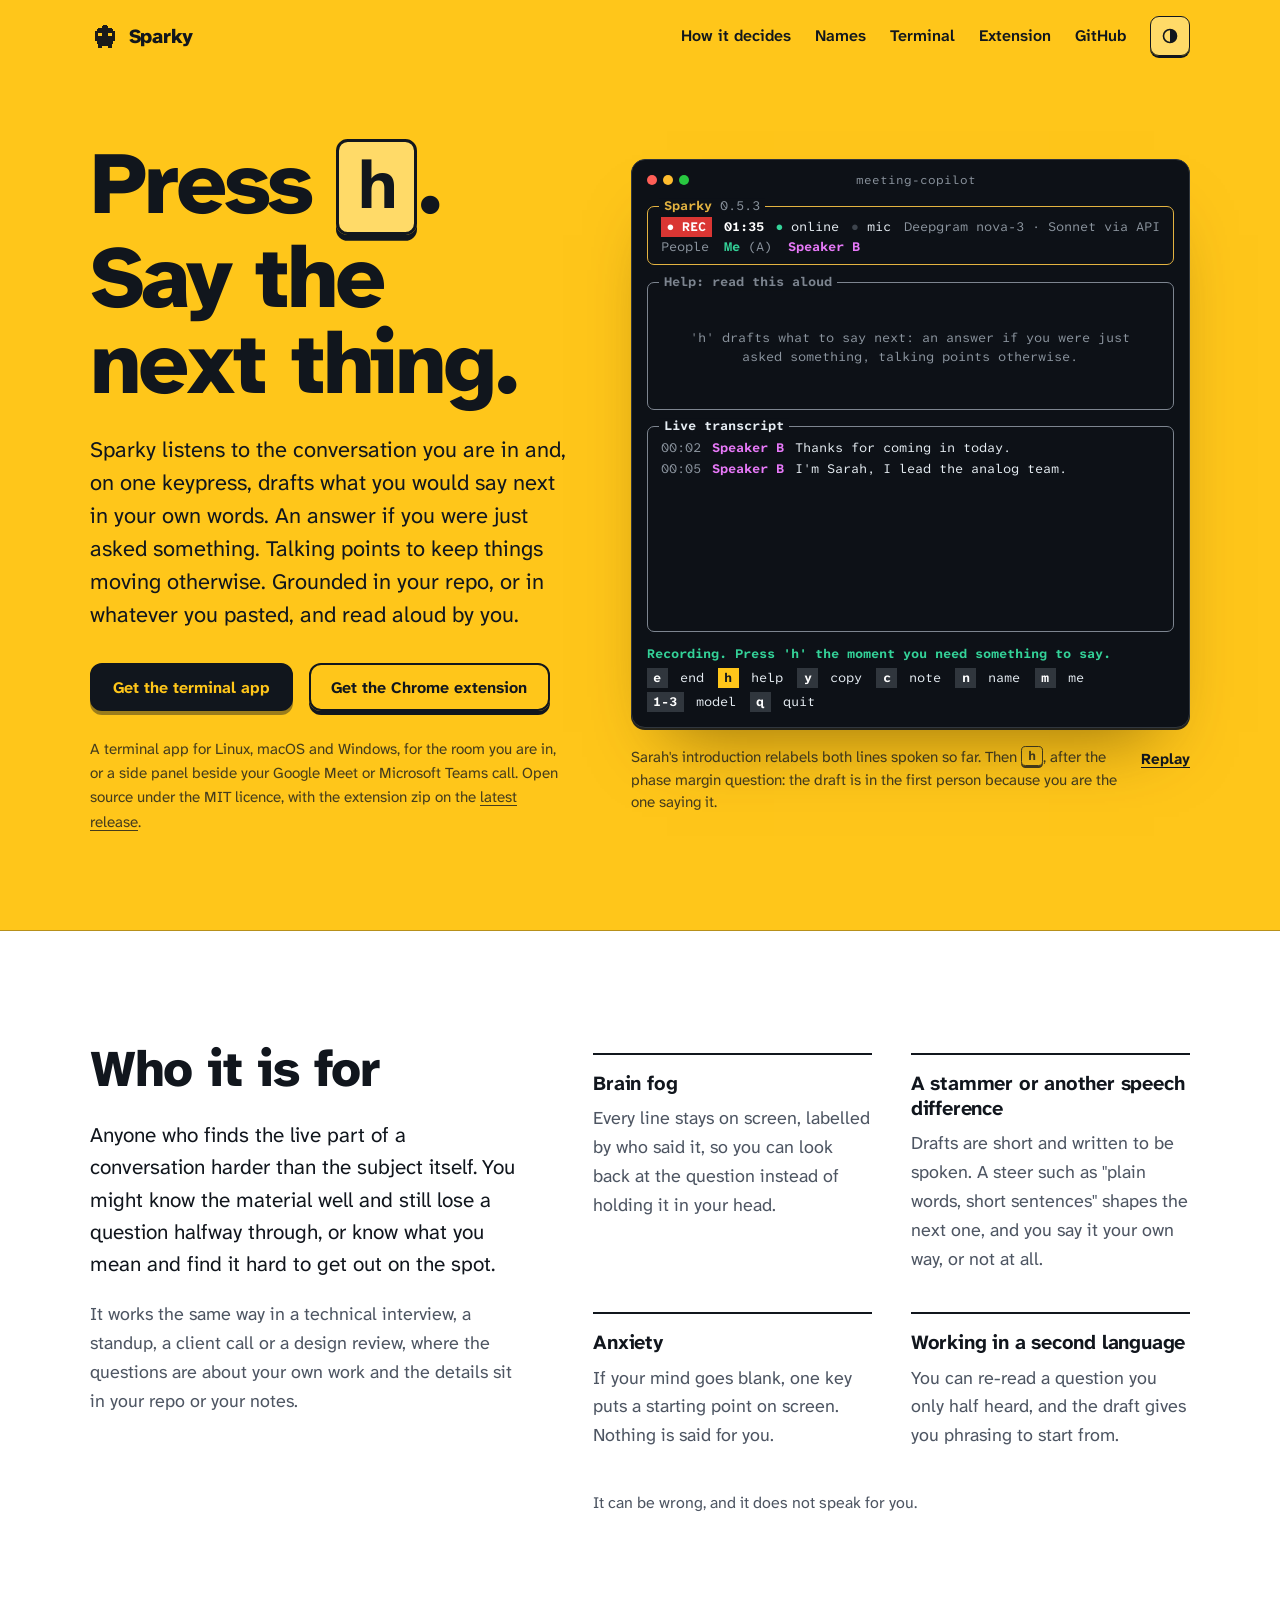
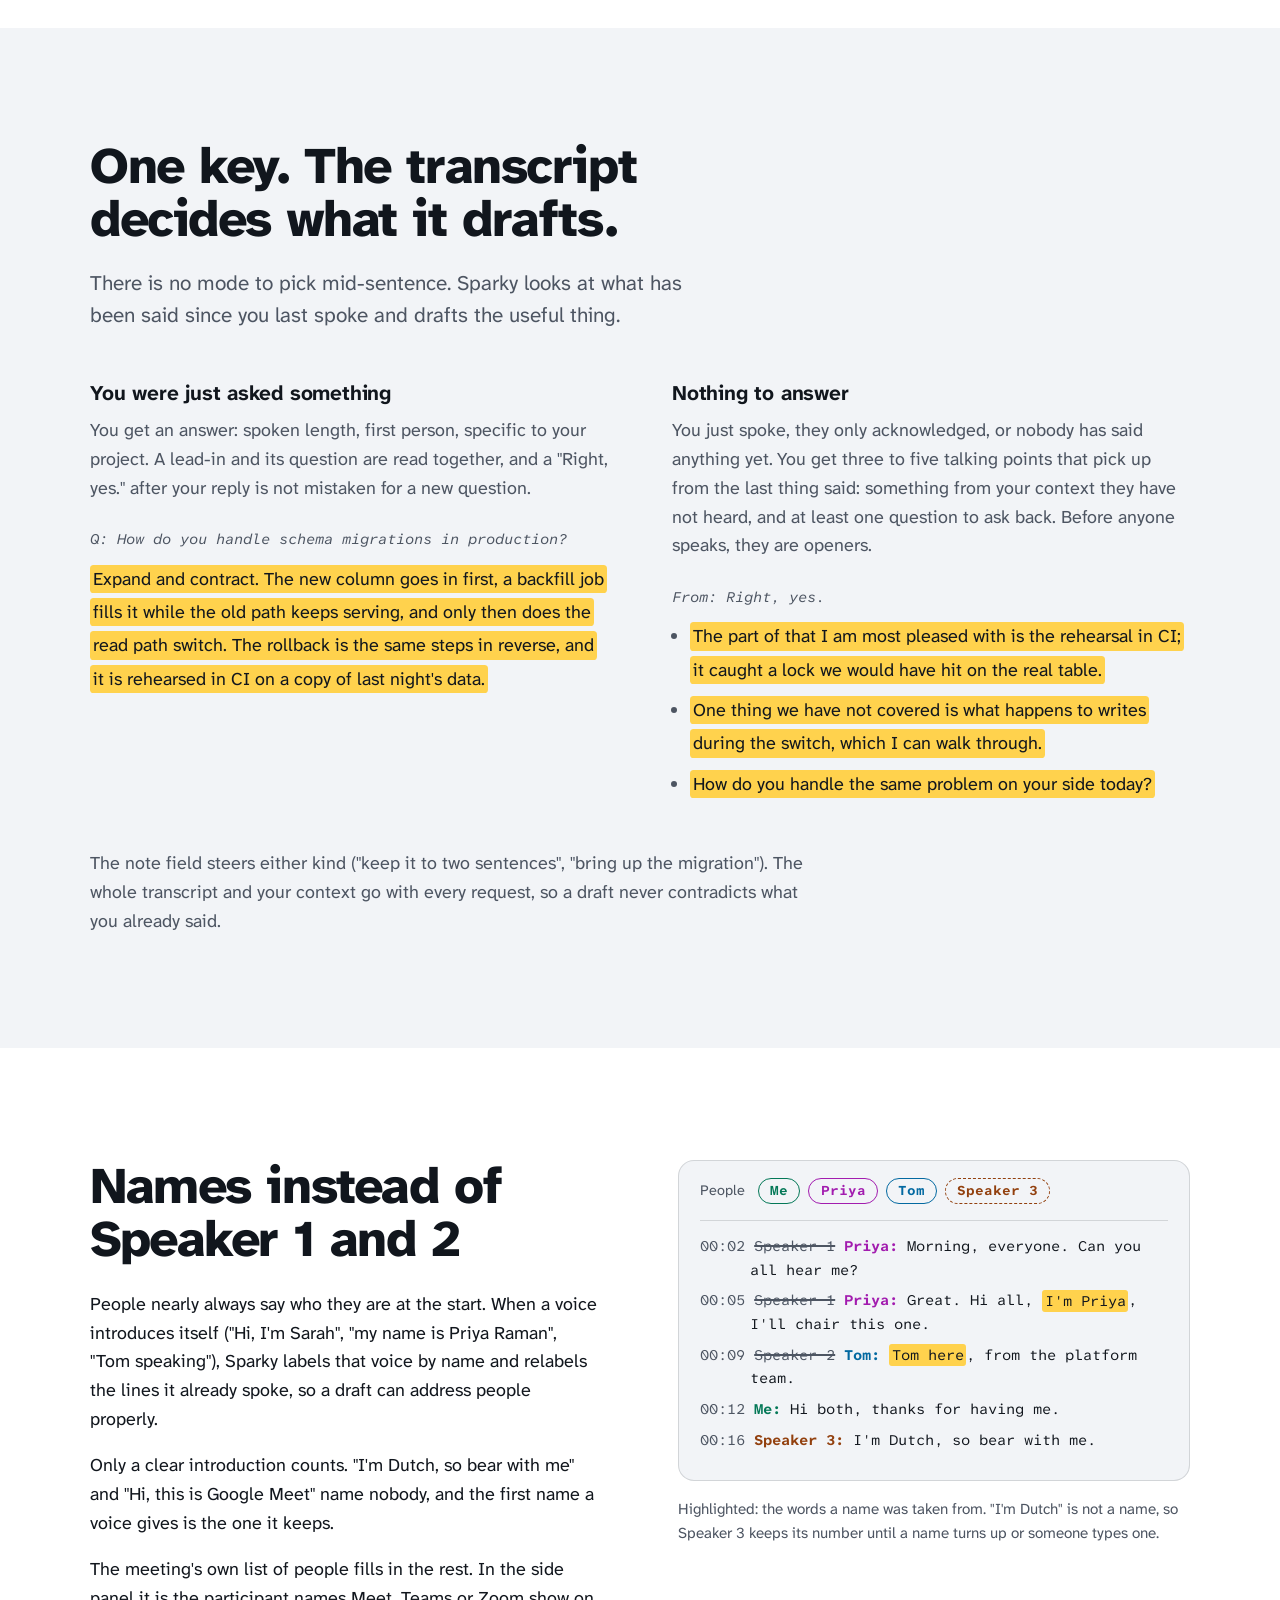
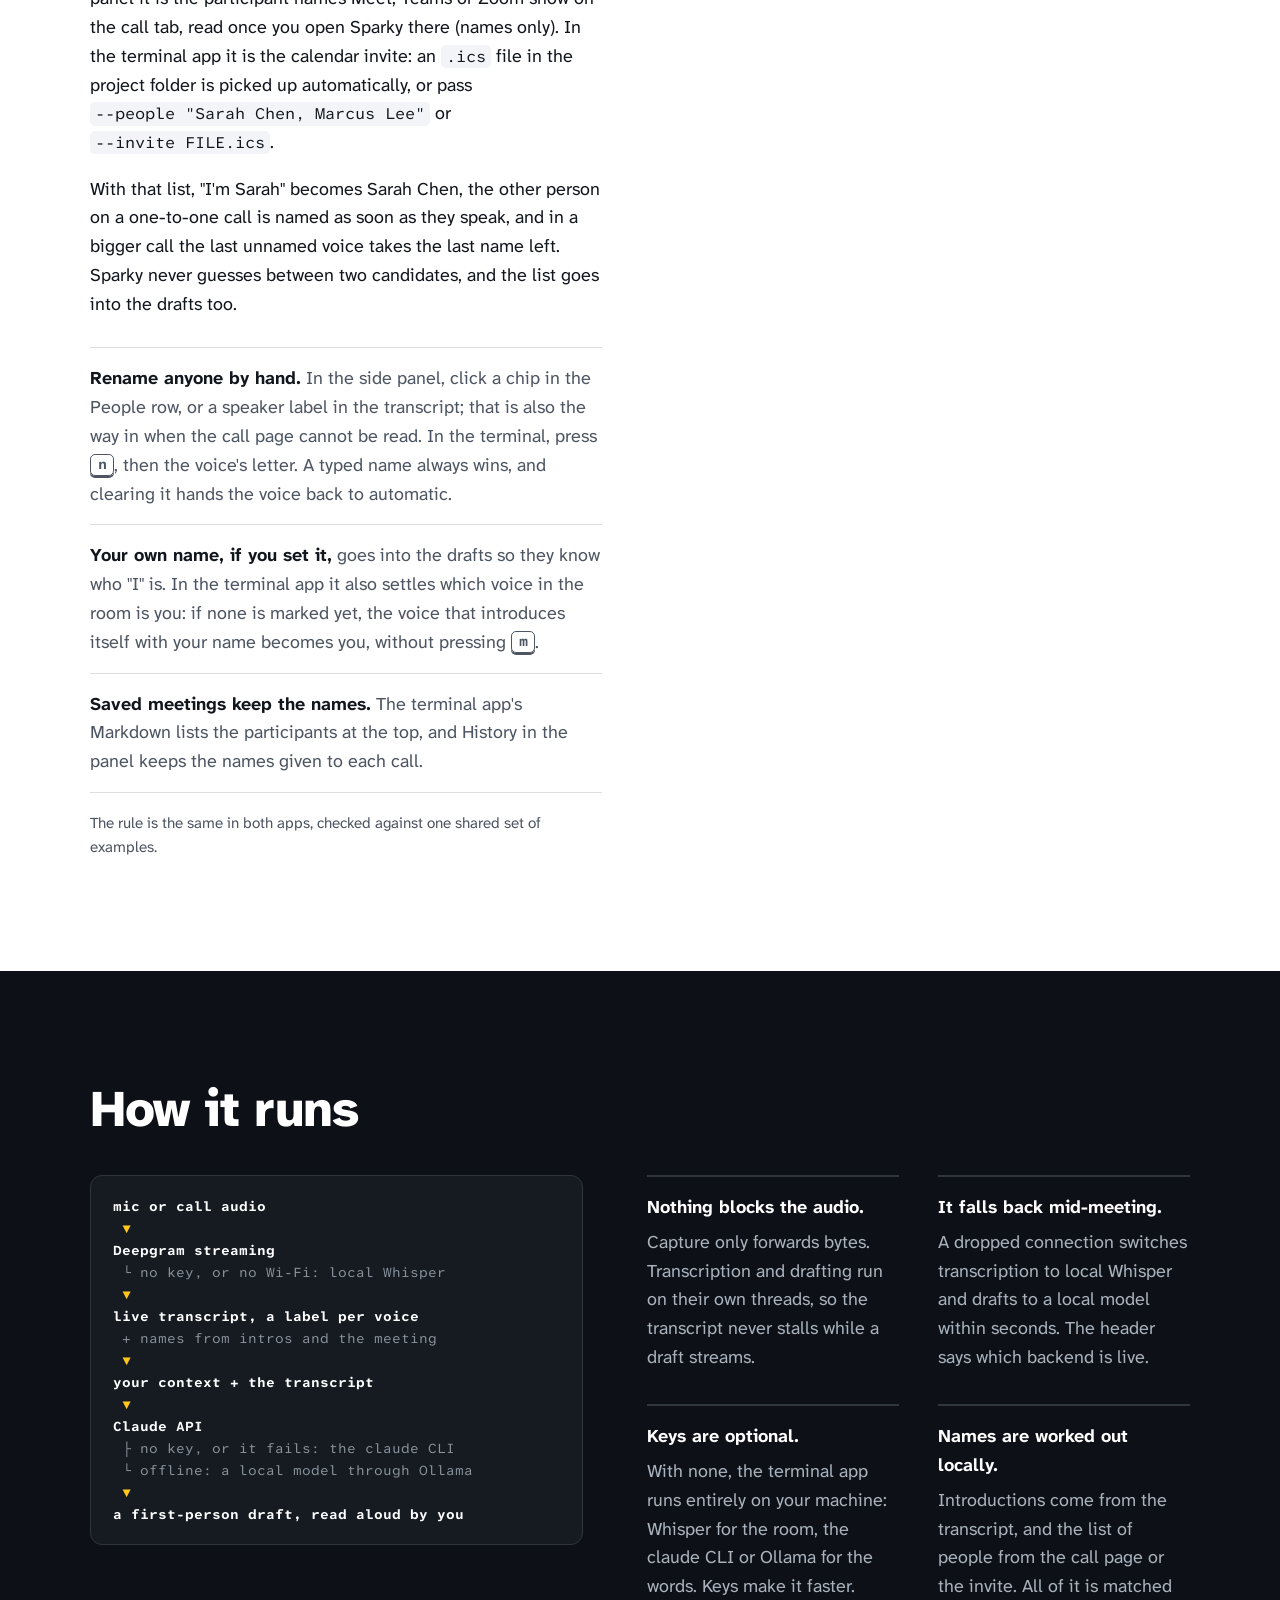
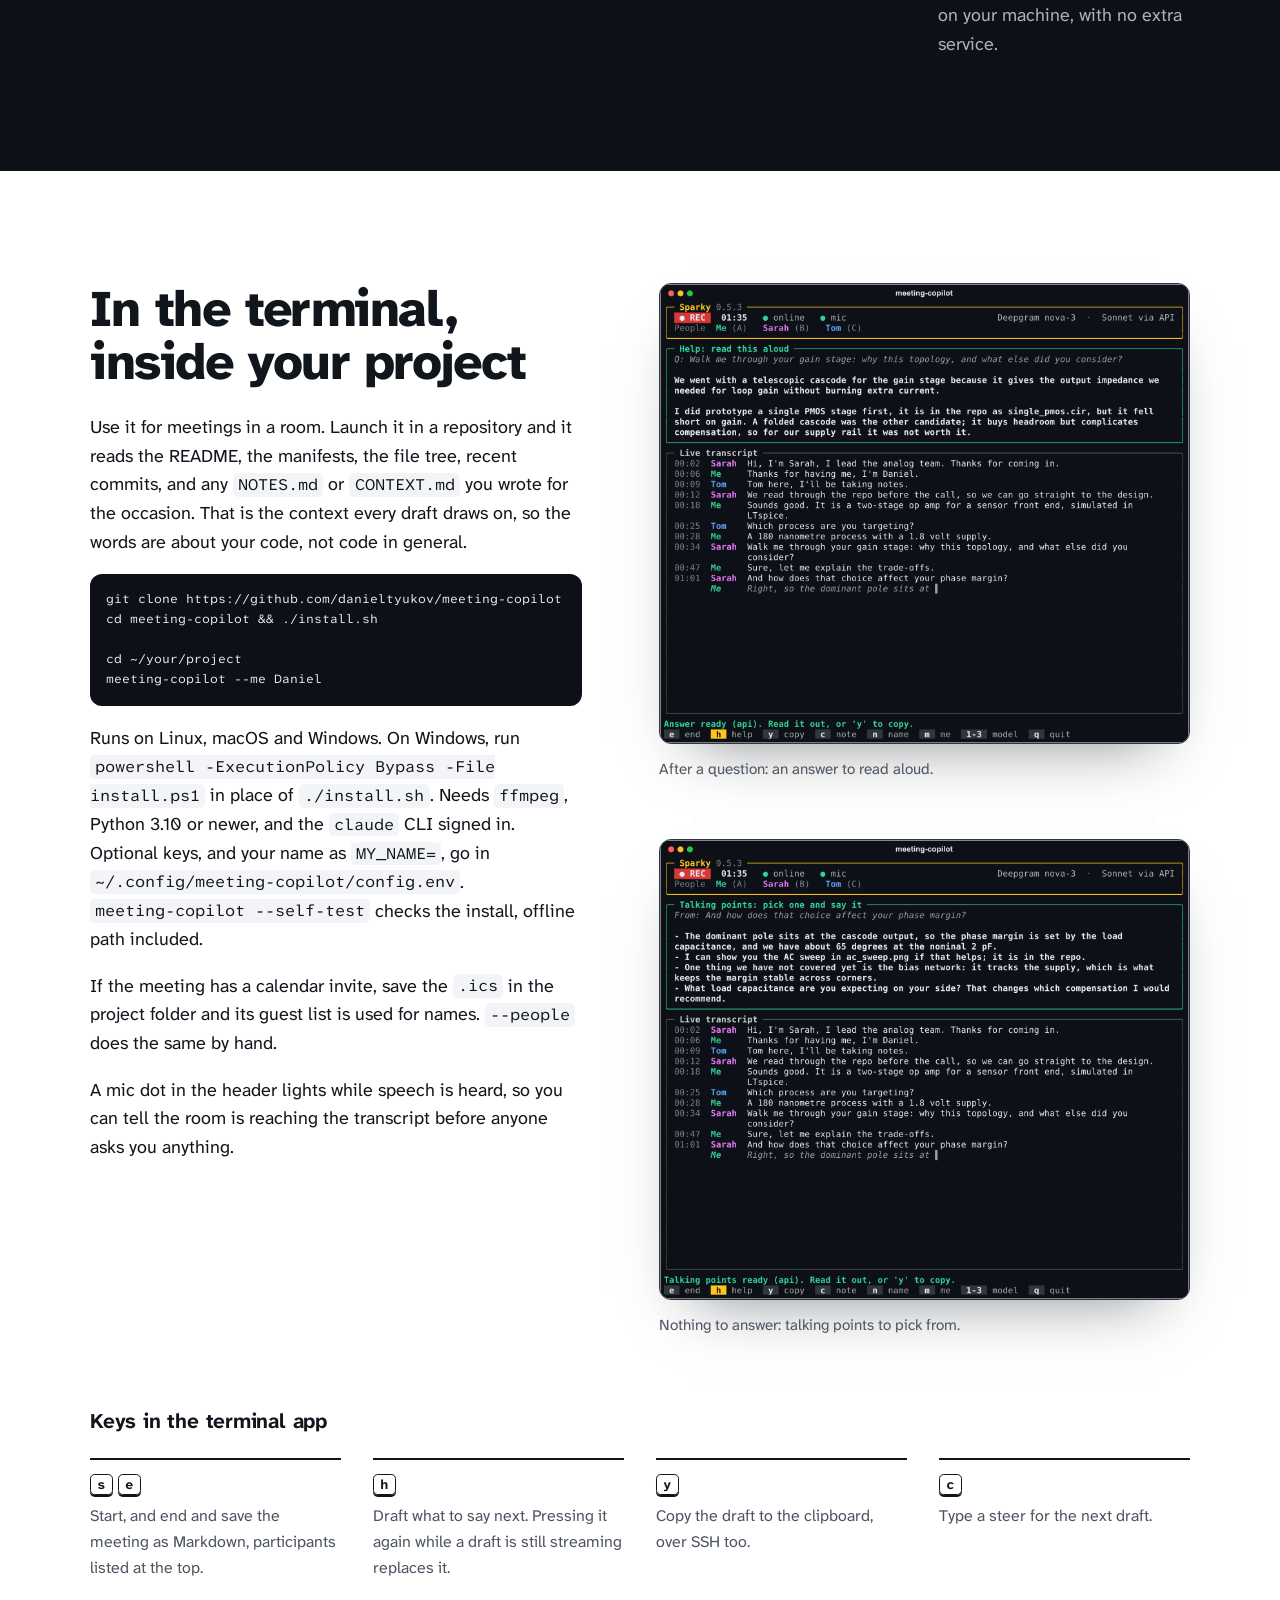
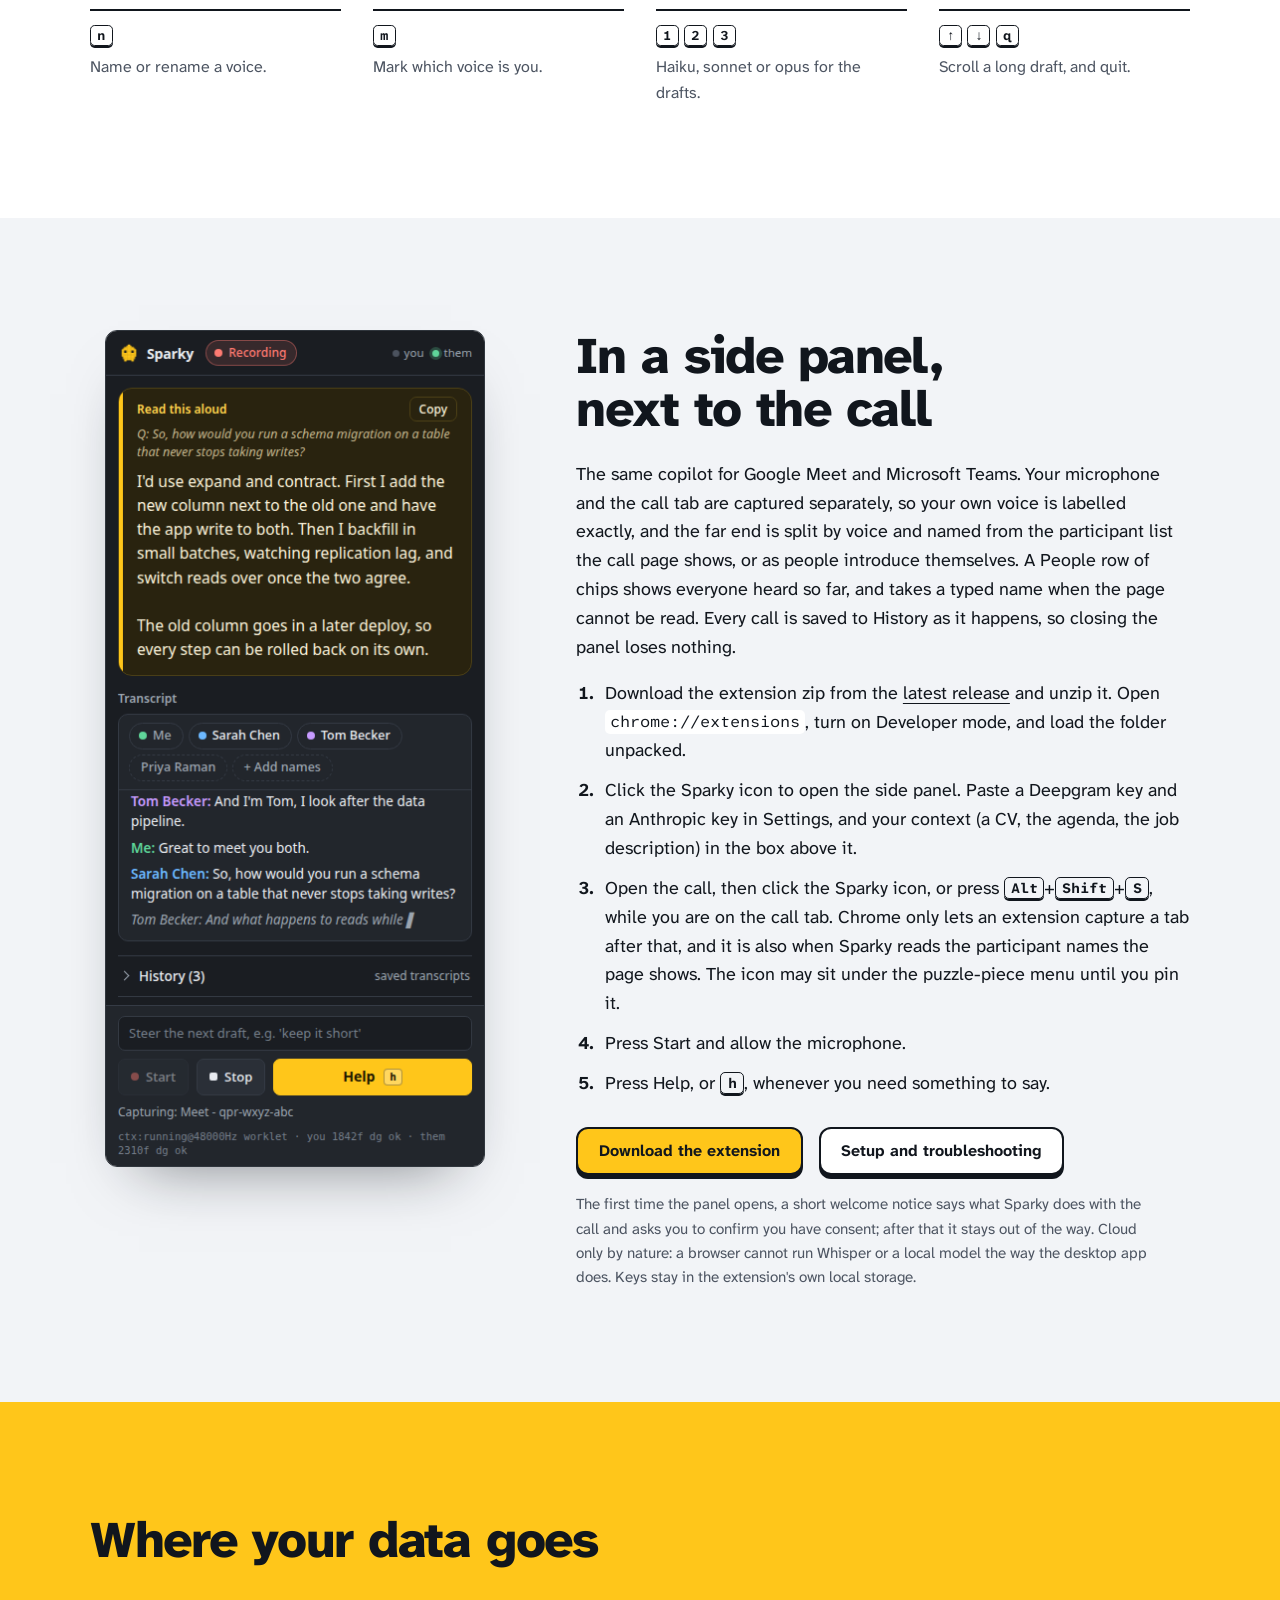
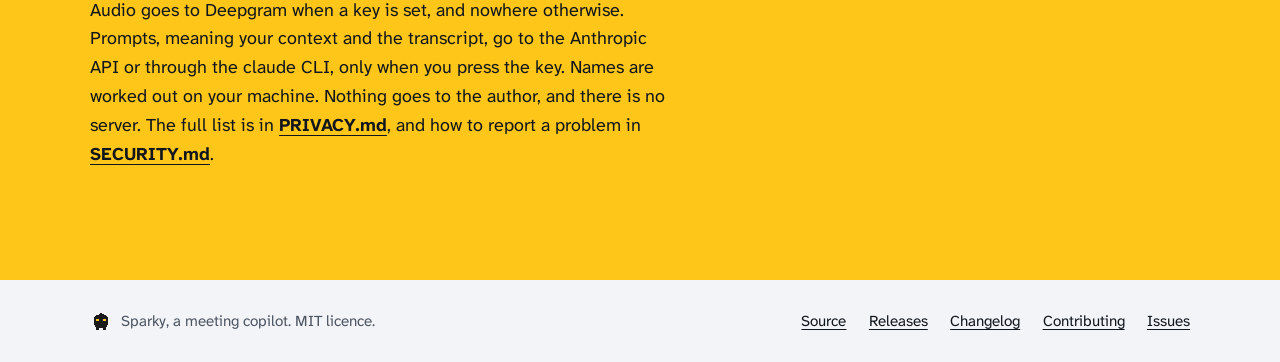
<file: site/index.html>
<!doctype html>
<html lang="en">
<head>
  <meta charset="utf-8">
  <meta name="viewport" content="width=device-width, initial-scale=1">
  <title>Sparky, a meeting copilot</title>
  <meta name="description" content="Sparky is a meeting copilot for the conversations you are in. It transcribes the room or the call live, labels people by name once they introduce themselves, and on one keypress drafts what you would say next in the first person: an answer if you were just asked something, talking points otherwise. Terminal app and Chrome side panel.">
  <meta name="theme-color" content="#FFC61A">
  <meta name="color-scheme" content="light dark">
  <meta property="og:title" content="Sparky, a meeting copilot">
  <meta property="og:description" content="Live transcript of the conversation you are in, with people labelled by name, and on one keypress a first-person draft of what to say next, grounded in your own context. Terminal app and Chrome side panel.">
  <meta property="og:image" content="https://danieltyukov.github.io/meeting-copilot/assets/logo.png">
  <meta property="og:url" content="https://danieltyukov.github.io/meeting-copilot/">
  <link rel="canonical" href="https://danieltyukov.github.io/meeting-copilot/">
  <link rel="icon" href="assets/icon.svg" type="image/svg+xml">
  <link rel="icon" href="assets/icon48.png" type="image/png" sizes="48x48">
  <script>
    // A theme picked with the header button wins over the system setting. Set
    // before first paint so the page never flashes the other theme.
    try {
      var saved = localStorage.getItem("sparky-theme");
      if (saved === "light" || saved === "dark") document.documentElement.setAttribute("data-theme", saved);
    } catch (e) {}
  </script>
  <link rel="preconnect" href="https://fonts.googleapis.com">
  <link rel="preconnect" href="https://fonts.gstatic.com" crossorigin>
  <link rel="stylesheet" href="https://fonts.googleapis.com/css2?family=Atkinson+Hyperlegible+Mono:ital,wght@0,400..700;1,400..700&family=Atkinson+Hyperlegible+Next:ital,wght@0,400..800;1,400..800&display=swap">
  <link rel="stylesheet" href="style.css">
</head>
<body>
  <a class="skip" href="#main">Skip to content</a>

  <header class="top">
    <div class="wrap top-inner">
      <a class="brand" href="#main" aria-label="Sparky, home">
        <img class="mark-light" src="assets/budgie-ink.svg" width="30" height="30" alt="">
        <img class="mark-dark" src="assets/icon.svg" width="30" height="30" alt="">
        <span>Sparky</span>
      </a>
      <nav aria-label="Site">
        <a href="#decides">How it decides</a>
        <a href="#names">Names</a>
        <a href="#terminal">Terminal</a>
        <a href="#extension">Extension</a>
        <a href="https://github.com/danieltyukov/meeting-copilot">GitHub</a>
        <button class="theme" id="theme" type="button" hidden>
          <svg viewBox="0 0 20 20" width="18" height="18" aria-hidden="true" focusable="false"><circle cx="10" cy="10" r="7.25" fill="none" stroke="currentColor" stroke-width="1.8"/><path d="M10 2.75a7.25 7.25 0 0 1 0 14.5z" fill="currentColor"/></svg>
          <span class="visually-hidden" id="theme-label">Switch theme</span>
        </button>
      </nav>
    </div>
  </header>

  <main id="main">
    <section class="hero" aria-labelledby="headline">
      <div class="wrap hero-grid">
        <div class="hero-copy">
          <h1 id="headline"><span class="nobr">Press <kbd class="cap" id="cap">h</kbd>.</span> <span class="nobr">Say the</span> <span class="nobr">next thing.</span></h1>
          <p class="lede">
            Sparky listens to the conversation you are in and, on one keypress, drafts what
            you would say next in your own words. An answer if you were just asked something.
            Talking points to keep things moving otherwise. Grounded in your repo, or in
            whatever you pasted, and read aloud by you.
          </p>
          <p class="actions">
            <a class="btn btn-primary" href="#terminal">Get the terminal app</a>
            <a class="btn" href="#extension">Get the Chrome extension</a>
          </p>
          <p class="fine">
            A terminal app for Linux, macOS and Windows, for the room you are in, or a side panel beside your Google Meet
            or Microsoft Teams call. Open source under the MIT licence, with the extension zip on the
            <a href="https://github.com/danieltyukov/meeting-copilot/releases/latest">latest release</a>.
          </p>
        </div>

        <!--
          The one moving thing on the page: the product, doing its job, drawn the
          way the terminal app draws it (draft box above the transcript). The
          markup is the final frame, which is what reduced motion and no
          JavaScript show. The script rewinds it and plays it once, when it
          scrolls into view: lines arrive, an introduction relabels both lines
          from that voice, then h is pressed and the draft streams in.
        -->
        <figure class="demo">
          <div class="term" id="demo" role="img" aria-label="The terminal app during a design review. The other voice is labelled Sarah, a name taken from the introduction. After the question about phase margin, the draft box holds a first-person answer to read aloud.">
            <div class="term-bar" aria-hidden="true"><span></span><span></span><span></span><b>meeting-copilot</b></div>
            <div class="tp tp-head">
              <span class="tp-title"><b>Sparky</b> 0.5.3</span>
              <div class="head-row">
                <span class="head-left">
                  <span class="rec">&#9679; REC</span>
                  <b class="clock">01:35</b>
                  <span><i class="dot on">&#9679;</i> online</span>
                  <span class="mic is-on" id="mic"><i class="dot">&#9679;</i> mic</span>
                </span>
                <span class="head-right">Deepgram nova-3 &middot; Sonnet via API</span>
              </div>
              <p class="people-row"><span class="dim">People</span> <span><b class="spk-me">Me</b> <span class="dim">(A)</span></span> <span><b class="spk-b" data-was="Speaker B">Sarah</b> <span class="dim letter">(B)</span></span></p>
            </div>
            <div class="tp tp-help is-done" id="help">
              <span class="tp-title">Help: read this aloud</span>
              <div class="help-stack">
                <p class="help-idle">'h' drafts what to say next: an answer if you were just asked something, talking points otherwise.</p>
                <p class="help-think">Drafting your answer&hellip;</p>
                <div class="help-done">
                  <p class="q">Q: And how does that choice affect your phase margin?</p>
                  <p class="draft" id="draft">The dominant pole sits at the cascode output, so the margin is set by the load. At the nominal 2 pF we have about 65 degrees, and the bias network tracks the supply, which is what keeps it there across corners.</p>
                </div>
              </div>
            </div>
            <div class="tp tp-transcript" id="transcript">
              <span class="tp-title">Live transcript</span>
              <div class="rows">
                <p class="line"><span class="ts">00:02</span><b class="spk-b" data-was="Speaker B">Sarah</b><span>Thanks for coming in today.</span></p>
                <p class="line"><span class="ts">00:05</span><b class="spk-b" data-was="Speaker B">Sarah</b><span>I'm Sarah, I lead the analog team.</span></p>
                <p class="line"><span class="ts">00:41</span><b class="spk-b">Sarah</b><span>Walk me through your gain stage. Why this topology?</span></p>
                <p class="line"><span class="ts">00:58</span><b class="spk-me">Me</b><span>We went with a telescopic cascode, mainly for the output impedance.</span></p>
                <p class="line"><span class="ts">01:20</span><b class="spk-b">Sarah</b><span>And how does that choice affect your phase margin?</span></p>
                <p class="line partial"><span class="ts"></span><b class="spk-me">Me</b><span><span class="caret">&#9612;</span></span></p>
              </div>
            </div>
            <div class="term-foot">
              <p class="status" id="status">Answer ready (api). Read it out, or 'y' to copy.</p>
              <p class="keycaps"><span><b class="kc">e</b> end</span> <span><b class="kc kc-h" id="hkey">h</b> help</span> <span><b class="kc">y</b> copy</span> <span><b class="kc">c</b> note</span> <span><b class="kc">n</b> name</span> <span><b class="kc">m</b> me</span> <span><b class="kc">1-3</b> model</span> <span><b class="kc">q</b> quit</span></p>
            </div>
          </div>
          <figcaption>
            <span>Sarah's introduction relabels both lines spoken so far. Then <span class="nobr"><kbd>h</kbd>,</span> after the phase margin question: the draft is in the first person because you are the one saying it.</span>
            <button class="replay" id="replay" type="button" hidden>Replay</button>
          </figcaption>
        </figure>
      </div>
    </section>

    <section class="section who" id="who" aria-labelledby="who-h">
      <div class="wrap who-grid">
        <div class="who-copy">
          <h2 id="who-h">Who it is for</h2>
          <p class="intro">
            Anyone who finds the live part of a conversation harder than the subject itself. You
            might know the material well and still lose a question halfway through, or know what
            you mean and find it hard to get out on the spot.
          </p>
          <p>
            It works the same way in a technical interview, a standup, a client call or a design
            review, where the questions are about your own work and the details sit in your repo
            or your notes.
          </p>
        </div>
        <dl class="who-list">
          <div>
            <dt>Brain fog</dt>
            <dd>Every line stays on screen, labelled by who said it, so you can look back at the question instead of holding it in your head.</dd>
          </div>
          <div>
            <dt>A stammer or another speech difference</dt>
            <dd>Drafts are short and written to be spoken. A steer such as "plain words, short sentences" shapes the next one, and you say it your own way, or not at all.</dd>
          </div>
          <div>
            <dt>Anxiety</dt>
            <dd>If your mind goes blank, one key puts a starting point on screen. Nothing is said for you.</dd>
          </div>
          <div>
            <dt>Working in a second language</dt>
            <dd>You can re-read a question you only half heard, and the draft gives you phrasing to start from.</dd>
          </div>
        </dl>
        <p class="who-note">
          It can be wrong, and it does not speak for you.
        </p>
      </div>
    </section>

    <section class="section alt" id="decides" aria-labelledby="decides-h">
      <div class="wrap">
        <h2 id="decides-h">One key. The transcript decides what it drafts.</h2>
        <p class="intro">
          There is no mode to pick mid-sentence. Sparky looks at what has been said since you last
          spoke and drafts the useful thing.
        </p>
        <div class="two">
          <article class="case">
            <h3>You were just asked something</h3>
            <p>
              You get an answer: spoken length, first person, specific to your project. A lead-in
              and its question are read together, and a "Right, yes." after your reply is not
              mistaken for a new question.
            </p>
            <div class="script">
              <p class="cue">Q: How do you handle schema migrations in production?</p>
              <p class="said"><mark>Expand and contract. The new column goes in first, a backfill job fills it while the old path keeps serving, and only then does the read path switch. The rollback is the same steps in reverse, and it is rehearsed in CI on a copy of last night's data.</mark></p>
            </div>
          </article>
          <article class="case">
            <h3>Nothing to answer</h3>
            <p>
              You just spoke, they only acknowledged, or nobody has said anything yet. You get
              three to five talking points that pick up from the last thing said: something from
              your context they have not heard, and at least one question to ask back. Before
              anyone speaks, they are openers.
            </p>
            <div class="script">
              <p class="cue">From: Right, yes.</p>
              <ul class="said">
                <li><mark>The part of that I am most pleased with is the rehearsal in CI; it caught a lock we would have hit on the real table.</mark></li>
                <li><mark>One thing we have not covered is what happens to writes during the switch, which I can walk through.</mark></li>
                <li><mark>How do you handle the same problem on your side today?</mark></li>
              </ul>
            </div>
          </article>
        </div>
        <p class="note">
          The note field steers either kind ("keep it to two sentences", "bring up the migration").
          The whole transcript and your context go with every request, so a draft never
          contradicts what you already said.
        </p>
      </div>
    </section>

    <section class="section" id="names" aria-labelledby="names-h">
      <div class="wrap split">
        <div>
          <h2 id="names-h">Names instead of Speaker 1 and 2</h2>
          <p>
            People nearly always say who they are at the start. When a voice introduces itself
            ("Hi, I'm Sarah", "my name is Priya Raman", "Tom speaking"), Sparky labels that
            voice by name and relabels the lines it already spoke, so a draft can address
            people properly.
          </p>
          <p>
            Only a clear introduction counts. "I'm Dutch, so bear with me" and "Hi, this is
            Google Meet" name nobody, and the first name a voice gives is the one it keeps.
          </p>
          <p>
            The meeting's own list of people fills in the rest. In the side panel it is the
            participant names Meet, Teams or Zoom show on the call tab, read once you open Sparky
            there (names only). In the terminal app it is the calendar invite: an
            <code>.ics</code> file in the project folder is picked up automatically, or pass
            <code class="nobr">--people "Sarah Chen, Marcus Lee"</code> or <code class="nobr">--invite FILE.ics</code>.
          </p>
          <p>
            With that list, "I'm Sarah" becomes Sarah Chen, the other person on a one-to-one call
            is named as soon as they speak, and in a bigger call the last unnamed voice takes the
            last name left. Sparky never guesses between two candidates, and the list goes into
            the drafts too.
          </p>
          <ul class="facts-list">
            <li>
              <strong>Rename anyone by hand.</strong> In the side panel, click a chip in the People
              row, or a speaker label in the transcript; that is also the way in when the call page
              cannot be read. In the terminal, press <span class="nobr"><kbd>n</kbd>,</span> then
              the voice's letter. A typed name always wins, and clearing it hands the voice back
              to automatic.
            </li>
            <li>
              <strong>Your own name, if you set it,</strong> goes into the drafts so they know who
              "I" is. In the terminal app it also settles which voice in the room is you: if none
              is marked yet, the voice that introduces itself with your name becomes you, without pressing
              <span class="nobr"><kbd>m</kbd>.</span>
            </li>
            <li>
              <strong>Saved meetings keep the names.</strong> The terminal app's Markdown lists
              the participants at the top, and History in the panel keeps the names given to
              each call.
            </li>
          </ul>
          <p class="fine">The rule is the same in both apps, checked against one shared set of examples.</p>
        </div>
        <figure class="sheet-fig">
          <div class="sheet">
            <div class="people">
              <span class="people-label">People</span>
              <span class="chip v-me">Me</span>
              <span class="chip v-a">Priya</span>
              <span class="chip v-b">Tom</span>
              <span class="chip v-c unnamed">Speaker 3</span>
            </div>
            <p class="line"><span class="ts">00:02</span> <span class="who-was">Speaker 1</span> <b class="v-a">Priya:</b> Morning, everyone. Can you all hear me?</p>
            <p class="line"><span class="ts">00:05</span> <span class="who-was">Speaker 1</span> <b class="v-a">Priya:</b> Great. Hi all, <mark>I'm Priya</mark>, I'll chair this one.</p>
            <p class="line"><span class="ts">00:09</span> <span class="who-was">Speaker 2</span> <b class="v-b">Tom:</b> <mark>Tom here</mark>, from the platform team.</p>
            <p class="line"><span class="ts">00:12</span> <b class="v-me">Me:</b> Hi both, thanks for having me.</p>
            <p class="line"><span class="ts">00:16</span> <b class="v-c">Speaker 3:</b> I'm Dutch, so bear with me.</p>
          </div>
          <figcaption>
            Highlighted: the words a name was taken from. "I'm Dutch" is not a name, so Speaker 3
            keeps its number until a name turns up or someone types one.
          </figcaption>
        </figure>
      </div>
    </section>

    <section class="band dark" aria-labelledby="runs-h">
      <div class="wrap">
        <h2 id="runs-h">How it runs</h2>
        <div class="runs">
          <pre class="flow"><b>mic or call audio</b>
 <span class="fa" aria-hidden="true">&#9660;</span>
<b>Deepgram streaming</b>
 <span aria-hidden="true">&#9492;</span> <i>no key, or no Wi-Fi: local Whisper</i>
 <span class="fa" aria-hidden="true">&#9660;</span>
<b>live transcript, a label per voice</b>
 <span aria-hidden="true">+</span> <i>names from intros and the meeting</i>
 <span class="fa" aria-hidden="true">&#9660;</span>
<b>your context + the transcript</b>
 <span class="fa" aria-hidden="true">&#9660;</span>
<b>Claude API</b>
 <span aria-hidden="true">&#9500;</span> <i>no key, or it fails: the claude CLI</i>
 <span aria-hidden="true">&#9492;</span> <i>offline: a local model through Ollama</i>
 <span class="fa" aria-hidden="true">&#9660;</span>
<b>a first-person draft, read aloud by you</b></pre>
        <dl class="facts">
          <div><dt>Nothing blocks the audio.</dt><dd>Capture only forwards bytes. Transcription and drafting run on their own threads, so the transcript never stalls while a draft streams.</dd></div>
          <div><dt>It falls back mid-meeting.</dt><dd>A dropped connection switches transcription to local Whisper and drafts to a local model within seconds. The header says which backend is live.</dd></div>
          <div><dt>Keys are optional.</dt><dd>With none, the terminal app runs entirely on your machine: Whisper for the room, the claude CLI or Ollama for the words. Keys make it faster.</dd></div>
          <div><dt>Names are worked out locally.</dt><dd>Introductions come from the transcript, and the list of people from the call page or the invite. All of it is matched on your machine, with no extra service.</dd></div>
        </dl>
        </div>
      </div>
    </section>

    <section class="section" id="terminal" aria-labelledby="terminal-h">
      <div class="wrap split split-term">
        <div>
          <h2 id="terminal-h">In the terminal, inside your project</h2>
          <p>
            Use it for meetings in a room. Launch it in a repository and it reads the README, the
            manifests, the file tree, recent commits, and any <code>NOTES.md</code> or
            <code>CONTEXT.md</code> you wrote for the occasion. That is the context every draft
            draws on, so the words are about your code, not code in general.
          </p>
          <pre class="code"><code>git clone https://github.com/danieltyukov/meeting-copilot
cd meeting-copilot &amp;&amp; ./install.sh

cd ~/your/project
meeting-copilot --me Daniel</code></pre>
          <p>
            Runs on Linux, macOS and Windows. On Windows, run
            <code>powershell -ExecutionPolicy Bypass -File install.ps1</code> in place of
            <code>./install.sh</code>. Needs <code>ffmpeg</code>, Python 3.10 or newer, and the
            <code>claude</code> CLI signed in. Optional keys, and your name as <code>MY_NAME=</code>, go in
            <code>~/.config/meeting-copilot/config.env</code>. <code class="nobr">meeting-copilot --self-test</code>
            checks the install, offline path included.
          </p>
          <p>
            If the meeting has a calendar invite, save the <code>.ics</code> in the project folder
            and its guest list is used for names. <code>--people</code> does the same by hand.
          </p>
          <p>
            A mic dot in the header lights while speech is heard, so you can tell the room is
            reaching the transcript before anyone asks you anything.
          </p>
        </div>
        <div class="shots">
          <figure class="shot">
            <img src="assets/screenshot.png" width="820" height="712" loading="lazy" alt="The terminal app mid-meeting: the draft box at the top holding a first-person answer to the last question, and below it the live transcript with each voice labelled by name.">
            <figcaption>After a question: an answer to read aloud.</figcaption>
          </figure>
          <figure class="shot">
            <img src="assets/screenshot-points.png" width="820" height="712" loading="lazy" alt="The terminal app mid-meeting: the draft box at the top holding first-person talking points, and below it the live transcript with each voice labelled by name.">
            <figcaption>Nothing to answer: talking points to pick from.</figcaption>
          </figure>
        </div>
      </div>
      <div class="wrap">
        <h3 class="keymap-h" id="keys-h">Keys in the terminal app</h3>
        <dl class="keymap">
          <div><dt><kbd>s</kbd> <kbd>e</kbd></dt><dd>Start, and end and save the meeting as Markdown, participants listed at the top.</dd></div>
          <div><dt><kbd>h</kbd></dt><dd>Draft what to say next. Pressing it again while a draft is still streaming replaces it.</dd></div>
          <div><dt><kbd>y</kbd></dt><dd>Copy the draft to the clipboard, over SSH too.</dd></div>
          <div><dt><kbd>c</kbd></dt><dd>Type a steer for the next draft.</dd></div>
          <div><dt><kbd>n</kbd></dt><dd>Name or rename a voice.</dd></div>
          <div><dt><kbd>m</kbd></dt><dd>Mark which voice is you.</dd></div>
          <div><dt><kbd>1</kbd> <kbd>2</kbd> <kbd>3</kbd></dt><dd>Haiku, sonnet or opus for the drafts.</dd></div>
          <div><dt><kbd>&uarr;</kbd> <kbd>&darr;</kbd> <kbd>q</kbd></dt><dd>Scroll a long draft, and quit.</dd></div>
        </dl>
      </div>
    </section>

    <section class="section alt" id="extension" aria-labelledby="extension-h">
      <div class="wrap split split-flip">
        <figure class="shot panel">
          <img src="assets/extension.png" width="380" height="840" loading="lazy" alt="The Chrome side panel during a call: a drafted answer at the top, the People chips over the live transcript labelled by name, and the Start, Stop and Help controls docked at the bottom.">
        </figure>
        <div>
          <h2 id="extension-h">In a side panel, next to the call</h2>
          <p>
            The same copilot for Google Meet and Microsoft Teams. Your microphone and the call
            tab are captured separately, so your own voice is labelled exactly, and the far end is
            split by voice and named from the participant list the call page shows, or as people
            introduce themselves. A People row of chips shows everyone heard so far, and takes a
            typed name when the page cannot be read. Every call is saved to History as it happens, so closing the
            panel loses nothing.
          </p>
          <ol class="steps">
            <li>Download the extension zip from the <a href="https://github.com/danieltyukov/meeting-copilot/releases/latest">latest release</a> and unzip it. Open <code>chrome://extensions</code>, turn on Developer mode, and load the folder unpacked.</li>
            <li>Click the Sparky icon to open the side panel. Paste a Deepgram key and an Anthropic key in Settings, and your context (a CV, the agenda, the job description) in the box above it.</li>
            <li>Open the call, then click the Sparky icon, or press <span class="nobr"><kbd>Alt</kbd>+<kbd>Shift</kbd>+<kbd>S</kbd>,</span> while you are on the call tab. Chrome only lets an extension capture a tab after that, and it is also when Sparky reads the participant names the page shows. The icon may sit under the puzzle-piece menu until you pin it.</li>
            <li>Press Start and allow the microphone.</li>
            <li>Press Help, or <span class="nobr"><kbd>h</kbd>,</span> whenever you need something to say.</li>
          </ol>
          <p class="actions">
            <a class="btn btn-primary" href="https://github.com/danieltyukov/meeting-copilot/releases/latest">Download the extension</a>
            <a class="btn" href="https://github.com/danieltyukov/meeting-copilot/tree/main/extension">Setup and troubleshooting</a>
          </p>
          <p class="fine">
            The first time the panel opens, a short welcome notice says what Sparky does with the
            call and asks you to confirm you have consent; after that it stays out of the way. Cloud only by nature: a browser cannot run Whisper or a local
            model the way the desktop app does. Keys stay in the extension's own local storage.
          </p>
        </div>
      </div>
    </section>

    <section class="band sun" id="privacy" aria-labelledby="privacy-h">
      <div class="wrap">
        <h2 id="privacy-h">Where your data goes</h2>
        <p>
          Audio goes to Deepgram when a key is set, and nowhere otherwise. Prompts, meaning your
          context and the transcript, go to the Anthropic API or through the claude CLI, only
          when you press the key. Names are worked out on your machine. Nothing goes to the
          author, and there is no server. The full list is in
          <a href="https://github.com/danieltyukov/meeting-copilot/blob/main/PRIVACY.md">PRIVACY.md</a>,
          and how to report a problem in <a href="https://github.com/danieltyukov/meeting-copilot/blob/main/SECURITY.md">SECURITY.md</a>.
        </p>
      </div>
    </section>
  </main>

  <footer class="foot">
    <div class="wrap foot-inner">
      <p>
        <img class="mark-light" src="assets/budgie-ink.svg" width="22" height="22" alt="">
        <img class="mark-dark" src="assets/icon.svg" width="22" height="22" alt="">
        Sparky, a meeting copilot. MIT licence.
      </p>
      <nav aria-label="Project">
        <a href="https://github.com/danieltyukov/meeting-copilot">Source</a>
        <a href="https://github.com/danieltyukov/meeting-copilot/releases/latest">Releases</a>
        <a href="https://github.com/danieltyukov/meeting-copilot/blob/main/CHANGELOG.md">Changelog</a>
        <a href="https://github.com/danieltyukov/meeting-copilot/blob/main/CONTRIBUTING.md">Contributing</a>
        <a href="https://github.com/danieltyukov/meeting-copilot/issues">Issues</a>
      </nav>
    </div>
  </footer>

  <script>
    // The theme button: flips between light and dark and remembers the choice.
    (function () {
      var root = document.documentElement;
      var btn = document.getElementById("theme");
      var label = document.getElementById("theme-label");
      var meta = document.querySelector('meta[name="theme-color"]');
      var system = window.matchMedia("(prefers-color-scheme: dark)");
      function current() { return root.getAttribute("data-theme") || (system.matches ? "dark" : "light"); }
      function sync() {
        var now = current();
        label.textContent = now === "dark" ? "Switch to the light theme" : "Switch to the dark theme";
        meta.setAttribute("content", now === "dark" ? "#1F1909" : "#FFC61A");
      }
      btn.hidden = false;
      btn.addEventListener("click", function () {
        var next = current() === "dark" ? "light" : "dark";
        root.setAttribute("data-theme", next);
        try { localStorage.setItem("sparky-theme", next); } catch (e) {}
        sync();
      });
      if (system.addEventListener) system.addEventListener("change", sync);
      sync();
    })();

    // The hero demo. The markup is the final frame; this rewinds it and plays it
    // once when it comes into view. Reduced motion keeps the final frame.
    (function () {
      var demo = document.getElementById("demo");
      if (!demo || !window.matchMedia) return;
      if (window.matchMedia("(prefers-reduced-motion: reduce)").matches) return;

      var help = document.getElementById("help");
      var transcript = document.getElementById("transcript");
      var lines = transcript.querySelectorAll(".line");
      var renamed = demo.querySelectorAll("[data-was]");
      var mic = document.getElementById("mic");
      var hkey = document.getElementById("hkey");
      var cap = document.getElementById("cap");
      var status = document.getElementById("status");
      var replay = document.getElementById("replay");
      var draft = document.getElementById("draft");
      renamed.forEach(function (el) { el.setAttribute("data-name", el.textContent); });

      // Split the draft into words once, so it can stream in the way the app streams it.
      var words = draft.textContent.split(" ");
      draft.textContent = "";
      var spans = words.map(function (w, i) {
        var s = document.createElement("span");
        s.textContent = (i ? " " : "") + w;
        draft.appendChild(s);
        return s;
      });

      var timers = [];
      function at(ms, fn) { timers.push(setTimeout(fn, ms)); }
      function setHelp(state) {
        help.classList.remove("is-idle", "is-think", "is-done");
        help.classList.add("is-" + state);
      }

      function rewind() {
        timers.forEach(clearTimeout);
        timers = [];
        // Hold the transcript box at the larger of its first and last sizes, so
        // nothing below it moves while the labels change.
        transcript.style.minHeight = "";
        demo.classList.remove("is-unnamed");
        renamed.forEach(function (el) { el.textContent = el.getAttribute("data-name"); });
        var finalHeight = transcript.offsetHeight;
        renamed.forEach(function (el) { el.textContent = el.getAttribute("data-was"); el.classList.remove("flash"); });
        demo.classList.add("is-unnamed");
        transcript.style.minHeight = Math.max(finalHeight, transcript.offsetHeight) + "px";
        lines.forEach(function (el) { el.classList.add("wait"); el.classList.remove("in"); });
        spans.forEach(function (s) { s.classList.add("wait"); });
        setHelp("idle");
        mic.classList.remove("is-on");
        status.textContent = "Recording. Press 'h' the moment you need something to say.";
        status.className = "status";
      }

      function play() {
        rewind();
        // [time the line lands, how long the voice was heard before it]
        var beats = [[600, 700], [1900, 900], [4300, 1100], [5800, 1000], [7200, 900], [8000, 0]];
        beats.forEach(function (b, i) {
          if (b[1]) at(b[0] - b[1], function () { mic.classList.add("is-on"); });
          at(b[0], function () {
            lines[i].classList.remove("wait");
            lines[i].classList.add("in");
            if (i < beats.length - 1) mic.classList.remove("is-on"); else mic.classList.add("is-on");
          });
        });
        // The introduction has landed: both lines from that voice take the name.
        at(2900, function () {
          renamed.forEach(function (el) { el.textContent = el.getAttribute("data-name"); el.classList.add("flash"); });
          demo.classList.remove("is-unnamed");
        });
        // The keypress, in the demo and on the headline's key at the same moment.
        at(8900, function () {
          hkey.classList.add("hit");
          cap.classList.add("pressed");
          setHelp("think");
          status.textContent = "Drafting your answer…";
          status.className = "status think";
        });
        at(9150, function () { cap.classList.remove("pressed"); });
        at(9500, function () { hkey.classList.remove("hit"); });
        at(10000, function () { setHelp("done"); });
        spans.forEach(function (s, i) { at(10150 + i * 55, function () { s.classList.remove("wait"); }); });
        at(10200 + spans.length * 55, function () {
          status.textContent = "Answer ready (api). Read it out, or 'y' to copy.";
          status.className = "status ready";
        });
      }

      replay.addEventListener("click", play);
      replay.hidden = false;
      // The reserved transcript height is only right for the width it was measured at.
      window.addEventListener("resize", function () { transcript.style.minHeight = ""; });

      rewind();
      if ("IntersectionObserver" in window) {
        var seen = new IntersectionObserver(function (entries) {
          if (entries[0].isIntersecting) { seen.disconnect(); play(); }
        }, { threshold: 0.35 });
        seen.observe(demo);
      } else {
        play();
      }
    })();
  </script>
</body>
</html>
</file>
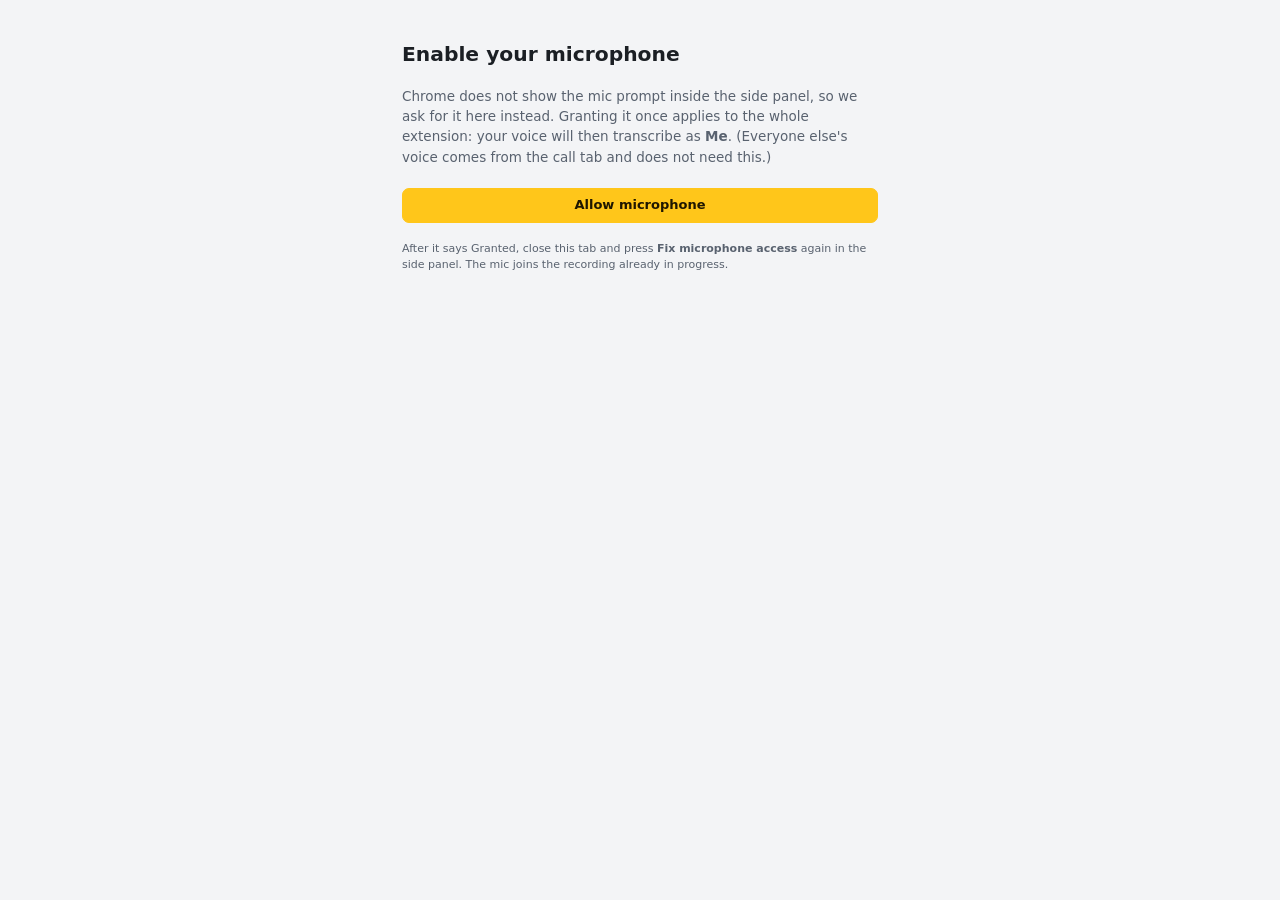
<file: extension/mic.html>
<!doctype html>
<html>
<head>
  <meta charset="utf-8">
  <link rel="stylesheet" href="sidepanel.css">
</head>
<body style="padding:22px; max-width:520px; margin:0 auto;">
  <h2>Enable your microphone</h2>
  <p class="muted">
    Chrome does not show the mic prompt inside the side panel, so we ask for it here
    instead. Granting it once applies to the whole extension: your voice will then
    transcribe as <b>Me</b>. (Everyone else's voice comes from the call tab and
    does not need this.)
  </p>
  <button id="grant" class="primary" style="width:100%; margin-top:8px;">Allow microphone</button>
  <div id="msg" class="muted" style="margin-top:14px; white-space:pre-wrap;"></div>
  <p class="muted" style="margin-top:18px; font-size:11px;">
    After it says Granted, close this tab and press <b>Fix microphone access</b> again in the side panel. The mic joins the recording already in progress.
  </p>
  <script src="mic.js"></script>
</body>
</html>
</file>
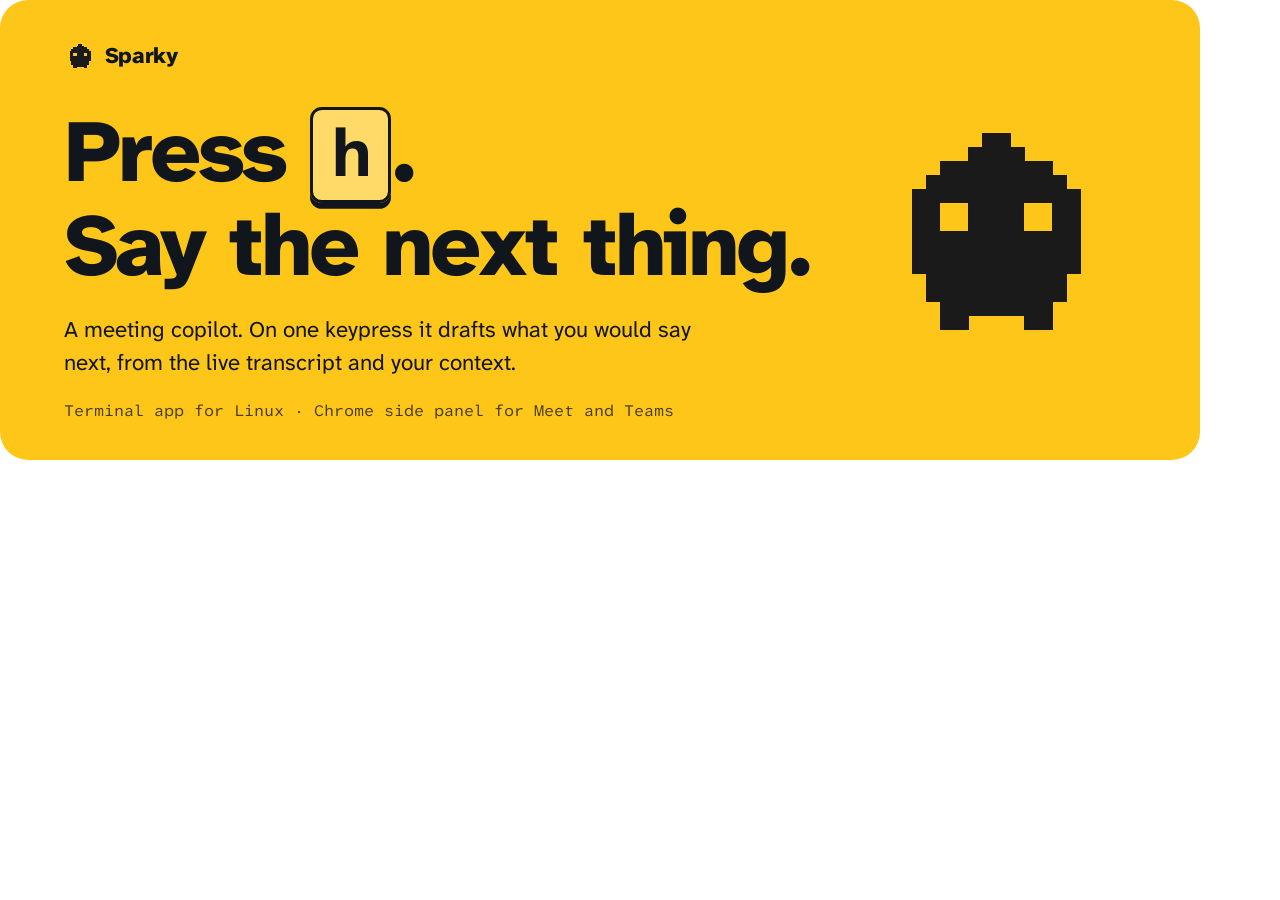
<file: tools/banner.html>
<!doctype html>
<!--
  The README banner (docs/logo.png and docs/logo-dark.png), drawn with the site's
  own stylesheet so the two cannot drift: same yellow, same type, same key in the
  headline. Add ?dark for the dimmed amber variant. tools/render_sparky.sh
  screenshots it in headless Chrome at 2x.
-->
<html lang="en">
<head>
  <meta charset="utf-8">
  <title>Sparky banner</title>
  <script>
    document.documentElement.setAttribute("data-theme", location.search.includes("dark") ? "dark" : "light");
  </script>
  <link rel="stylesheet" href="https://fonts.googleapis.com/css2?family=Atkinson+Hyperlegible+Mono:wght@400..700&family=Atkinson+Hyperlegible+Next:wght@400..800&display=block">
  <link rel="stylesheet" href="../site/style.css">
  <style>
    html, body { background: transparent; }
    .banner {
      width: 1200px; height: 460px; border-radius: 28px; overflow: hidden;
      display: grid; grid-template-columns: minmax(0, 1fr) auto; align-items: center; gap: 48px;
      padding: 38px 76px 46px 64px; border: 0;
    }
    .banner .brand { font-size: 1.4rem; }
    .banner .brand img { width: 32px; height: 32px; }
    .banner h1 { font-size: 88px; margin-top: 26px; }
    .banner .lede { font-size: 1.4rem; max-width: 42rem; margin-top: 24px; }
    .banner .where {
      margin-top: 18px; font-family: var(--mono); font-size: 1rem; color: var(--hero-muted);
    }
    .bird { width: 256px; height: 256px; }
  </style>
</head>
<body>
  <div class="banner hero">
    <div>
      <p class="brand">
        <img class="mark-light" src="../site/assets/budgie-ink.svg" alt="">
        <img class="mark-dark" src="../site/assets/icon.svg" alt="">
        Sparky
      </p>
      <h1>Press <kbd class="cap">h</kbd>.<br>Say the next thing.</h1>
      <p class="lede">A meeting copilot. On one keypress it drafts what you would say next, from the live transcript and your context.</p>
      <p class="where">Terminal app for Linux &middot; Chrome side panel for Meet and Teams</p>
    </div>
    <div>
      <img class="bird mark-light" src="../site/assets/budgie-ink.svg" alt="">
      <img class="bird mark-dark" src="../site/assets/icon.svg" alt="">
    </div>
  </div>
</body>
</html>
</file>
<file: site/style.css>
/* Sparky's site. Highlighter yellow marks the words you would read out, the
   terminal palette is the app's own, and keys look like keys. Type is Atkinson
   Hyperlegible, drawn for legibility first. No build step. */

:root {
  --sun: #FFC61A;
  --ink: #11161D;

  --paper: #FFFFFF;
  --paper-2: #F2F4F7;
  --text: #11161D;
  --muted: #4D5562;
  --line: rgba(17, 22, 29, 0.14);
  --rule: #11161D;
  --focus: #11161D;

  /* The yellow surfaces: the hero and the band at the end. */
  --hero: var(--sun);
  --hero-text: var(--ink);
  --hero-head: var(--ink);
  --hero-muted: rgba(17, 22, 29, 0.78);
  --hero-line: rgba(17, 22, 29, 0.3);
  --cap-face: rgba(255, 255, 255, 0.34);
  --term-shadow: 0 2px 0 rgba(17, 22, 29, 0.9), 0 40px 70px -36px rgba(74, 52, 0, 0.6);

  /* Highlighter: the words you would say. */
  --mark: #FFD24D;
  --mark-text: var(--ink);

  /* One colour per voice, dark enough to read on white. */
  --v-me: #047857;
  --v-a: #A21CAF;
  --v-b: #0369A1;
  --v-c: #92400E;

  /* Keys. k1 is the primary key, k2 the plain one. */
  --k1-face: var(--sun);
  --k1-text: var(--ink);
  --k1-edge: var(--ink);
  --k2-face: var(--paper);
  --k2-text: var(--ink);
  --k2-edge: var(--ink);

  /* The app's palette (extension/sidepanel.css and the terminal app). */
  --t-bg: #0D1117;
  --t-panel: #161B22;
  --t-border: #30363D;
  --t-text: #E6EDF3;
  --t-muted: #8B949E;
  --r-yellow: #E3B341;
  --r-green: #34D399;
  --r-cyan: #38BDF8;
  --r-blue: #4C8DF6;
  --r-magenta: #E879F9;
  --r-grey: #7D8590;

  --sans: "Atkinson Hyperlegible Next", "Helvetica Neue", Arial, sans-serif;
  --mono: "Atkinson Hyperlegible Mono", ui-monospace, SFMono-Regular, Menlo, Consolas, monospace;
  --gutter: clamp(16px, 4vw, 40px);
  --section: clamp(4rem, 9vw, 7rem);

  color-scheme: light;
}

/* Dark: the yellow surfaces dim to a deep amber and the yellow moves into the
   type, so the page reads as the same highlighter, at night. */
@media (prefers-color-scheme: dark) {
  :root:not([data-theme="light"]) {
    --paper: #10151C;
    --paper-2: #161C25;
    --text: #E7EBF0;
    --muted: #A5AEBB;
    --line: rgba(231, 235, 240, 0.13);
    --rule: rgba(231, 235, 240, 0.55);
    --focus: var(--sun);
    --hero: #1F1909;
    --hero-text: #F2EAD0;
    --hero-head: var(--sun);
    --hero-muted: #C4B994;
    --hero-line: rgba(255, 198, 26, 0.28);
    --cap-face: rgba(255, 198, 26, 0.08);
    --term-shadow: 0 0 0 1px rgba(255, 198, 26, 0.12), 0 40px 70px -36px rgba(0, 0, 0, 0.8);
    --mark: rgba(255, 198, 26, 0.26);
    --mark-text: #FFF4D1;
    --v-me: #34D399;
    --v-a: #E879F9;
    --v-b: #38BDF8;
    --v-c: #FBBF24;
    --k1-face: var(--sun);
    --k1-text: var(--ink);
    --k1-edge: #A07A00;
    --k2-face: transparent;
    --k2-text: var(--text);
    --k2-edge: rgba(231, 235, 240, 0.55);
    color-scheme: dark;
  }
}
:root[data-theme="dark"] {
  --paper: #10151C;
  --paper-2: #161C25;
  --text: #E7EBF0;
  --muted: #A5AEBB;
  --line: rgba(231, 235, 240, 0.13);
  --rule: rgba(231, 235, 240, 0.55);
  --focus: var(--sun);
  --hero: #1F1909;
  --hero-text: #F2EAD0;
  --hero-head: var(--sun);
  --hero-muted: #C4B994;
  --hero-line: rgba(255, 198, 26, 0.28);
  --cap-face: rgba(255, 198, 26, 0.08);
  --term-shadow: 0 0 0 1px rgba(255, 198, 26, 0.12), 0 40px 70px -36px rgba(0, 0, 0, 0.8);
  --mark: rgba(255, 198, 26, 0.26);
  --mark-text: #FFF4D1;
  --v-me: #34D399;
  --v-a: #E879F9;
  --v-b: #38BDF8;
  --v-c: #FBBF24;
  --k1-face: var(--sun);
  --k1-text: var(--ink);
  --k1-edge: #A07A00;
  --k2-face: transparent;
  --k2-text: var(--text);
  --k2-edge: rgba(231, 235, 240, 0.55);
  color-scheme: dark;
}

/* ---------------------------------------------------------------- base */

*, *::before, *::after { box-sizing: border-box; }

html { -webkit-text-size-adjust: 100%; scroll-behavior: smooth; scroll-padding-top: 1rem; }

body {
  margin: 0;
  background: var(--paper);
  color: var(--text);
  font-family: var(--sans);
  font-size: 1.125rem;
  line-height: 1.6;
  -webkit-font-smoothing: antialiased;
  text-rendering: optimizeLegibility;
}

img { display: block; max-width: 100%; height: auto; }
h1, h2, h3, p, dl, dd, figure, ol, ul, pre { margin: 0; }
a { color: inherit; text-decoration-thickness: 1px; text-underline-offset: 0.2em; }
a:hover { text-decoration-thickness: 2px; }
strong { font-weight: 700; }

code, kbd, pre { font-family: var(--mono); }
code { font-size: 0.9em; background: var(--paper-2); padding: 0.08em 0.32em; border-radius: 5px; overflow-wrap: break-word; }
.alt code { background: var(--paper); }
kbd {
  display: inline-block; min-width: 1.7em; text-align: center;
  font-size: 0.8em; font-weight: 700; line-height: 1.2;
  padding: 0.12em 0.4em 0.1em; border-radius: 0.35em;
  border: 1.5px solid currentColor; box-shadow: 0 2px 0 currentColor;
  vertical-align: 0.1em;
}

:focus-visible { outline: 3px solid var(--focus); outline-offset: 3px; border-radius: 4px; }
:focus:not(:focus-visible) { outline: none; }

.skip { position: absolute; left: -999px; top: 8px; background: var(--ink); color: var(--sun); padding: 8px 12px; border-radius: 8px; z-index: 5; }
.skip:focus { left: 8px; }
.visually-hidden { position: absolute; width: 1px; height: 1px; margin: -1px; padding: 0; overflow: hidden; clip: rect(0 0 0 0); white-space: nowrap; }

.wrap { max-width: 1180px; margin: 0 auto; padding-inline: var(--gutter); }

/* The two brand marks: ink budgie on light, yellow budgie on dark. */
.mark-dark { display: none; }
@media (prefers-color-scheme: dark) {
  :root:not([data-theme="light"]) .mark-light { display: none; }
  :root:not([data-theme="light"]) .mark-dark { display: block; }
}
:root[data-theme="dark"] .mark-light { display: none; }
:root[data-theme="dark"] .mark-dark { display: block; }

/* ---------------------------------------------------------------- type */

h1 {
  font-size: clamp(3rem, 1.5rem + 5vw, 5.75rem);
  font-weight: 800;
  letter-spacing: -0.035em;
  line-height: 0.98;
  color: var(--hero-head);
}
.nobr { white-space: nowrap; }
h2 {
  font-size: clamp(2rem, 1.35rem + 2.3vw, 3.25rem);
  font-weight: 800;
  letter-spacing: -0.028em;
  line-height: 1.04;
  max-width: 20ch;
  text-wrap: balance;
}
h3 { font-size: 1.3rem; font-weight: 700; line-height: 1.25; letter-spacing: -0.01em; }
.intro { font-size: clamp(1.15rem, 1.05rem + 0.4vw, 1.3rem); line-height: 1.55; max-width: 38rem; color: var(--muted); }
.fine { font-size: 0.95rem; color: var(--muted); max-width: 36rem; }
.stack > * + * { margin-top: 1.1rem; }
.stack > h2 + * { margin-top: 1.4rem; }

/* ---------------------------------------------------------------- keys as buttons */

.actions { display: flex; flex-wrap: wrap; gap: 0.9rem 1rem; }
.btn {
  display: inline-flex; align-items: center; justify-content: center; min-height: 48px;
  padding: 0.7rem 1.3rem; border-radius: 12px;
  background: var(--k2-face); color: var(--k2-text);
  border: 2px solid var(--k2-edge); box-shadow: 0 4px 0 var(--k2-edge);
  font-weight: 700; font-size: 1rem; line-height: 1.2; text-decoration: none;
  transition: transform 0.08s ease-out, box-shadow 0.08s ease-out, background-color 0.15s;
}
.btn:hover { text-decoration: none; background: color-mix(in srgb, var(--k2-face), var(--k2-text) 8%); }
.btn:active { transform: translateY(3px); box-shadow: 0 1px 0 var(--k2-edge); }
.btn-primary { background: var(--k1-face); color: var(--k1-text); border-color: var(--k1-edge); box-shadow: 0 4px 0 var(--k1-edge); }
.btn-primary:hover { background: color-mix(in srgb, var(--k1-face), #fff 14%); }
.btn-primary:active { box-shadow: 0 1px 0 var(--k1-edge); }

/* ---------------------------------------------------------------- header and hero */

.top, .hero { background: var(--hero); color: var(--hero-text); }
.top { --focus: var(--hero-head); }
.top-inner { display: flex; align-items: center; justify-content: space-between; gap: 1rem; padding-block: 1rem; }
.brand { display: inline-flex; align-items: center; gap: 0.55rem; font-weight: 800; font-size: 1.25rem; letter-spacing: -0.015em; text-decoration: none; color: var(--hero-head); }
.top nav { display: flex; align-items: center; gap: 0.3rem 1.5rem; flex-wrap: wrap; justify-content: flex-end; }
.top nav a { text-decoration: none; font-weight: 600; font-size: 1rem; }
.top nav a:hover { text-decoration: underline; text-decoration-thickness: 2px; }
.theme {
  display: inline-grid; place-items: center; width: 40px; height: 40px; padding: 0;
  background: var(--cap-face); color: inherit; cursor: pointer;
  border: 1.5px solid currentColor; border-radius: 9px; box-shadow: 0 2px 0 currentColor;
  transition: transform 0.08s ease-out, box-shadow 0.08s ease-out;
}
.theme:active { transform: translateY(2px); box-shadow: 0 0 0 currentColor; }

.hero { --focus: var(--hero-head); padding-block: clamp(2rem, 1rem + 4vw, 4.5rem) clamp(3.5rem, 2rem + 5vw, 6.5rem); border-bottom: 1px solid var(--hero-line); }
.hero-grid { display: grid; grid-template-columns: minmax(0, 0.92fr) minmax(0, 1.08fr); gap: clamp(2.5rem, 5vw, 5rem); align-items: center; }
.lede { font-size: clamp(1.15rem, 1rem + 0.55vw, 1.375rem); line-height: 1.5; max-width: 33rem; margin-top: 1.6rem; }
.hero .actions { margin-top: 2rem; }
.hero .fine { color: var(--hero-muted); margin-top: 1.6rem; max-width: 33rem; }

/* Hero keys: ink on the yellow, yellow on the dimmed amber. */
.hero {
  --k1-face: var(--ink); --k1-text: var(--sun); --k1-edge: var(--ink);
  --k2-face: transparent; --k2-text: var(--ink); --k2-edge: var(--ink);
}
.hero .btn-primary { box-shadow: 0 4px 0 rgba(17, 22, 29, 0.42); }
.hero .btn-primary:hover { background: #1F2833; }
@media (prefers-color-scheme: dark) {
  :root:not([data-theme="light"]) .hero {
    --k1-face: var(--sun); --k1-text: var(--ink); --k1-edge: #A07A00;
    --k2-text: var(--sun); --k2-edge: rgba(255, 198, 26, 0.7);
  }
  :root:not([data-theme="light"]) .hero .btn-primary { box-shadow: 0 4px 0 #A07A00; }
  :root:not([data-theme="light"]) .hero .btn-primary:hover { background: #FFD24D; }
}
:root[data-theme="dark"] .hero {
  --k1-face: var(--sun); --k1-text: var(--ink); --k1-edge: #A07A00;
  --k2-text: var(--sun); --k2-edge: rgba(255, 198, 26, 0.7);
}
:root[data-theme="dark"] .hero .btn-primary { box-shadow: 0 4px 0 #A07A00; }
:root[data-theme="dark"] .hero .btn-primary:hover { background: #FFD24D; }

/* The key in the headline. It goes down when the demo presses h. */
h1 .cap {
  font-size: 0.78em; font-weight: 700; min-width: 1.18em;
  padding: 0.03em 0.2em 0.08em; border-radius: 0.17em;
  border-width: 0.055em; box-shadow: 0 0.085em 0 currentColor;
  background: var(--cap-face); vertical-align: 0.07em;
  transition: transform 0.09s ease-out, box-shadow 0.09s ease-out;
}
h1 .cap.pressed { transform: translateY(0.07em); box-shadow: 0 0.015em 0 currentColor; }

/* ---------------------------------------------------------------- the terminal, as the app draws it */

.term {
  background: var(--t-bg); color: var(--t-text);
  border: 1px solid var(--t-border); border-radius: 14px;
  font-family: var(--mono); font-size: 0.8125rem; line-height: 1.5;
  padding: 0.7rem 0.95rem 0.95rem;
  box-shadow: var(--term-shadow);
  overflow-wrap: anywhere;
}
.term-bar { display: flex; align-items: center; gap: 6px; color: var(--t-muted); font-size: 0.75rem; }
.term-bar span { width: 10px; height: 10px; border-radius: 50%; }
.term-bar span:nth-child(1) { background: #FF5F57; }
.term-bar span:nth-child(2) { background: #FEBC2E; }
.term-bar span:nth-child(3) { background: #28C840; }
.term-bar b { margin-inline: auto; font-weight: 400; padding-right: 36px; }

/* A Rich panel: a rounded border with its title sitting in the top edge, on the left. */
.tp { --c: var(--t-border); position: relative; border: 1px solid var(--c); border-radius: 7px; padding: 0.65rem 0.8rem 0.5rem; margin-top: 1.05rem; }
.tp-title {
  position: absolute; top: 0; left: 0.7rem; transform: translateY(-55%);
  padding: 0 0.4em; background: var(--t-bg); color: var(--c);
  font-weight: 700; white-space: nowrap; line-height: 1.2;
}
.dim { color: var(--t-muted); }

.tp-head { --c: var(--r-yellow); }
.tp-head .tp-title { color: var(--t-muted); font-weight: 400; }
.tp-head .tp-title b { color: var(--r-yellow); }
.head-row { display: flex; flex-wrap: wrap; justify-content: space-between; gap: 0.1rem 1em; }
.head-left { display: flex; flex-wrap: wrap; align-items: baseline; gap: 0 0.9em; }
.head-right { color: var(--t-muted); }
.rec { background: #DA3633; color: #fff; font-weight: 700; padding: 0 0.45em; }
.clock { color: #fff; }
.dot { font-style: normal; color: #3D444D; transition: color 0.15s, text-shadow 0.15s; }
.dot.on, .mic.is-on .dot { color: var(--r-green); }
.mic.is-on .dot { text-shadow: 0 0 8px rgba(52, 211, 153, 0.75); }
.people-row { display: flex; flex-wrap: wrap; gap: 0 1.2em; }
.is-unnamed .letter { display: none; }

.tp-help { transition: border-color 0.2s; }
.tp-help.is-idle { --c: var(--r-grey); }
.tp-help.is-think { --c: var(--r-yellow); }
.tp-help.is-done { --c: var(--r-green); }
.tp-help .tp-title { transition: color 0.2s; }
.help-stack { display: grid; }
.help-stack > * { grid-area: 1 / 1; visibility: hidden; }
.is-idle .help-idle, .is-think .help-think, .is-done .help-done { visibility: visible; }
.help-idle, .help-think { align-self: center; text-align: center; padding-inline: 1rem; }
.help-idle { color: var(--t-muted); }
.help-think { color: var(--r-yellow); }
.term .q { color: var(--t-muted); font-style: italic; margin-bottom: 0.6rem; }
.term .draft { color: #fff; font-weight: 700; }
.term .draft .wait { opacity: 0; }

/* Transcript rows: a time column, a name column, then the words. */
.tp-transcript { --c: var(--r-grey); }
.tp-transcript .tp-title { color: var(--t-text); }
.rows { display: grid; grid-template-columns: max-content max-content minmax(0, 1fr); gap: 0.12rem 1.4ch; }
.rows .line { display: contents; }
.term .ts { color: var(--t-muted); }
.term .spk-b { color: var(--r-magenta); font-weight: 700; border-radius: 2px; }
.term .spk-me { color: var(--r-green); font-weight: 700; }
.term .partial b { font-style: italic; }
.term .line.wait > * { opacity: 0; }
.term .line.in > * { animation: arrive 0.32s ease-out; }
.term .spk-b.flash { animation: renamed 1.6s ease-out; }
.caret { color: var(--t-muted); animation: blink 1s steps(2, start) infinite; }

/* The status line and the key caps under the panels. */
.term-foot { margin-top: 0.75rem; }
.status { color: var(--r-green); font-weight: 700; }
.status.think { color: var(--r-yellow); font-weight: 400; }
.keycaps { display: flex; flex-wrap: wrap; gap: 0.3rem 1.1em; margin-top: 0.3rem; color: var(--t-text); }
.kc { display: inline-block; background: #30363D; color: #fff; font-weight: 700; padding: 0 0.5em; margin-right: 0.3em; transition: transform 0.08s ease-out, box-shadow 0.15s; }
.kc-h { background: var(--sun); color: var(--ink); }
.kc.hit { transform: translateY(1px); box-shadow: 0 0 0 2px #fff; }

@keyframes arrive { from { opacity: 0; transform: translateY(3px); } }
@keyframes renamed {
  0%, 45% { background: var(--sun); color: var(--ink); box-shadow: 0 0 0 2px var(--sun); }
  46% { background: rgba(255, 198, 26, 0.3); color: var(--r-magenta); box-shadow: 0 0 0 2px rgba(255, 198, 26, 0.3); }
  100% { background: transparent; color: var(--r-magenta); box-shadow: 0 0 0 2px transparent; }
}
@keyframes blink { to { visibility: hidden; } }

.demo figcaption {
  display: flex; align-items: flex-start; justify-content: space-between; gap: 1rem;
  margin-top: 1.1rem; font-size: 0.95rem; line-height: 1.5; color: var(--hero-muted);
}
.demo figcaption kbd { font-size: 0.85em; }
.replay {
  flex: none; font: inherit; font-weight: 700; color: var(--hero-text); cursor: pointer;
  background: none; border: 0; padding: 0.15rem 0; text-decoration: underline; text-underline-offset: 0.2em;
}

/* ---------------------------------------------------------------- sections */

.section { padding-block: var(--section); }
.section.alt { background: var(--paper-2); }
.two { display: grid; grid-template-columns: repeat(2, minmax(0, 1fr)); gap: clamp(2rem, 5vw, 4rem); }
.split { display: grid; grid-template-columns: minmax(0, 1fr) minmax(0, 1fr); gap: clamp(2.5rem, 6vw, 5.5rem); align-items: start; }
.split > div > * + * { margin-top: 1.1rem; }
.split > div > h2 + * { margin-top: 1.5rem; }

/* Who it is for */
.who-grid { display: grid; grid-template-columns: minmax(0, 5fr) minmax(0, 7fr); gap: 2.5rem clamp(2.5rem, 6vw, 5.5rem); }
.who-copy > * + * { margin-top: 1.2rem; }
.who-copy > h2 + * { margin-top: 1.5rem; }
.who-copy .intro { color: var(--text); }
.who-copy p:not(.intro) { color: var(--muted); max-width: 34rem; }
.who-list { display: grid; grid-template-columns: repeat(2, minmax(0, 1fr)); gap: 2.4rem clamp(1.5rem, 3vw, 2.75rem); align-self: start; padding-top: 0.6rem; }
.who-list > div { border-top: 2px solid var(--rule); padding-top: 1rem; }
.who-list dt { font-size: 1.25rem; font-weight: 700; line-height: 1.25; letter-spacing: -0.01em; margin-bottom: 0.55rem; }
.who-list dd { color: var(--muted); }
.who-note { grid-column: 2; color: var(--muted); font-size: 1rem; max-width: 40rem; }

/* One key: the drafts are shown as marked-up script. */
#decides .intro { margin-top: 1.4rem; }
#decides .two { margin-top: 3rem; }
.case h3 { margin-bottom: 0.6rem; }
.case > p { color: var(--muted); max-width: 34rem; }
.script { margin-top: 1.6rem; }
.cue { font-family: var(--mono); font-size: 0.92rem; font-style: italic; color: var(--muted); margin-bottom: 0.7rem; }
.said { font-size: 1.125rem; line-height: 1.85; }
ul.said { padding-left: 1.1rem; }
ul.said li + li { margin-top: 0.45rem; }
ul.said li::marker { color: var(--muted); }
mark {
  background: var(--mark); color: var(--mark-text);
  padding: 0.12em 0.18em; border-radius: 0.2em;
  -webkit-box-decoration-break: clone; box-decoration-break: clone;
}
.note { margin-top: 3rem; max-width: 46rem; color: var(--muted); }

/* Names */
.facts-list { list-style: none; padding: 0; }
.split > div > .facts-list { margin-top: 1.8rem; }
.facts-list li { padding-block: 1rem; border-top: 1px solid var(--line); color: var(--muted); }
.facts-list li:last-child { border-bottom: 1px solid var(--line); }
.facts-list strong { color: var(--text); }
.sheet-fig { position: sticky; top: 2rem; }
.sheet {
  background: var(--paper-2); border: 1px solid var(--line); border-radius: 16px;
  padding: 1.1rem 1.3rem 1.3rem; font-family: var(--mono); font-size: 0.92rem; line-height: 1.6;
}
.people { display: flex; flex-wrap: wrap; align-items: center; gap: 0.5rem; padding-bottom: 1rem; margin-bottom: 0.9rem; border-bottom: 1px solid var(--line); }
.people-label { font-family: var(--sans); color: var(--muted); font-size: 0.9rem; margin-right: 0.3rem; }
.chip { border: 1.5px solid currentColor; border-radius: 999px; padding: 0.05rem 0.7rem; font-weight: 700; font-size: 0.85rem; }
.chip.unnamed { border-style: dashed; }
.v-me { color: var(--v-me); }
.v-a { color: var(--v-a); }
.v-b { color: var(--v-b); }
.v-c { color: var(--v-c); }
.sheet .line { margin: 0.45rem 0; padding-left: 3.4em; text-indent: -3.4em; }
.sheet .ts { color: var(--muted); }
.who-was { color: var(--muted); text-decoration: line-through; text-decoration-thickness: 1.5px; }
.sheet-fig figcaption { margin-top: 1rem; font-size: 0.95rem; color: var(--muted); max-width: 34rem; }

/* How it runs */
.band { padding-block: var(--section); }
.band.dark { --focus: var(--sun); background: var(--t-bg); color: var(--t-text); }
.band.dark h2 { color: #fff; }
@media (prefers-color-scheme: dark) {
  :root:not([data-theme="light"]) .band.dark { border-block: 1px solid var(--t-border); }
}
:root[data-theme="dark"] .band.dark { border-block: 1px solid var(--t-border); }
.runs { display: grid; grid-template-columns: minmax(0, 1fr) minmax(0, 1.1fr); gap: 2.5rem clamp(2rem, 5vw, 4.5rem); align-items: start; margin-top: 2.4rem; }
.flow {
  font-size: 0.86rem; line-height: 1.6; white-space: pre; overflow-x: auto;
  padding: 1.2rem 1.4rem; background: var(--t-panel); color: var(--t-muted);
  border: 1px solid var(--t-border); border-radius: 12px;
}
.flow b { color: #fff; font-weight: 700; }
.flow i { font-style: normal; }
.flow .fa { color: var(--sun); }
.facts { display: grid; grid-template-columns: repeat(2, minmax(0, 1fr)); gap: 2rem clamp(1.5rem, 3vw, 2.5rem); }
.facts > div { border-top: 2px solid var(--t-border); padding-top: 1rem; }
.facts dt { font-weight: 700; margin-bottom: 0.4rem; color: #fff; }
.facts dd { color: #A9B2BD; }

/* Terminal and extension */
.code {
  background: var(--t-bg); color: var(--t-text); border-radius: 12px;
  padding: 1rem 1rem; font-size: 0.78rem; line-height: 1.6; overflow-x: auto;
}
.code code { background: none; padding: 0; font-size: inherit; color: inherit; overflow-wrap: normal; }
.split-term { grid-template-columns: minmax(0, 1fr) minmax(0, 1.08fr); }
.split-flip { grid-template-columns: minmax(0, 0.8fr) minmax(0, 1.2fr); }
.keymap-h { margin-top: clamp(3rem, 6vw, 4.5rem); }
.keymap { display: grid; grid-template-columns: repeat(4, minmax(0, 1fr)); gap: 1.8rem clamp(1.25rem, 2.5vw, 2.25rem); margin-top: 1.4rem; }
.keymap > div { border-top: 2px solid var(--rule); padding-top: 0.9rem; }
.keymap dt { display: flex; gap: 0.35rem; margin-bottom: 0.5rem; font-size: 1.05rem; }
.keymap dd { color: var(--muted); font-size: 1rem; }
.steps { padding-left: 1.5rem; }
.steps li { padding-left: 0.3rem; }
.steps li + li { margin-top: 0.7rem; }
.steps li::marker { font-weight: 700; }
.split > div > .actions { margin-top: 1.8rem; }
.shot { position: sticky; top: 2rem; }
.shot figcaption { margin-top: 0.8rem; font-size: 0.95rem; color: var(--muted); }
.shots { display: grid; gap: 2.5rem; }
.shots .shot { position: static; }
.shot img { border-radius: 12px; border: 1px solid var(--t-border); box-shadow: 0 30px 60px -34px rgba(17, 22, 29, 0.55); }
.shot.panel { max-width: 380px; justify-self: center; }

/* Where your data goes: back on the yellow */
.band.sun { --focus: var(--hero-head); background: var(--hero); color: var(--hero-text); }
.band.sun h2 { color: var(--hero-head); }
.band.sun h2 + p { margin-top: 1.8rem; }
.band.sun p { max-width: 36rem; }
.band.sun a { text-decoration-color: currentColor; font-weight: 700; }

/* Footer */
.foot { background: var(--paper-2); font-size: 0.95rem; }
.foot-inner { display: flex; flex-wrap: wrap; align-items: center; justify-content: space-between; gap: 1rem 2rem; padding-block: 1.8rem; }
.foot p { display: inline-flex; align-items: center; gap: 0.55rem; color: var(--muted); }
.foot nav { display: flex; gap: 0.4rem 1.4rem; flex-wrap: wrap; }

/* ---------------------------------------------------------------- motion off */

@media (prefers-reduced-motion: reduce) {
  html { scroll-behavior: auto; }
  .caret { animation: none; }
  .btn, .theme, h1 .cap { transition: none; }
}

/* ---------------------------------------------------------------- narrow screens */

@media (max-width: 960px) {
  .hero-grid, .split, .who-grid, .runs { grid-template-columns: minmax(0, 1fr); }
  .keymap { grid-template-columns: repeat(3, minmax(0, 1fr)); }
  .who-note { grid-column: 1; }
  .shot, .sheet-fig { position: static; }
  .shot.panel { justify-self: start; }
  .split-flip > figure { order: 2; }
}
@media (max-width: 760px) {
  .two, .who-list, .facts { grid-template-columns: minmax(0, 1fr); }
  .shot.panel { max-width: 300px; }
  .keymap { grid-template-columns: repeat(2, minmax(0, 1fr)); }
  .top nav a:not(:last-of-type) { display: none; }   /* GitHub alone; the sections are one scroll away */
  .top nav { gap: 1rem; }
}
@media (max-width: 480px) {
  body { font-size: 1.0625rem; }
  .btn { width: 100%; }
  .term { font-size: 0.75rem; padding-inline: 0.7rem; }
  .tp { padding-inline: 0.6rem; }
  .sheet { font-size: 0.85rem; padding-inline: 1rem; }
  .flow { font-size: 0.72rem; padding: 1rem 0.75rem; }
  .demo figcaption { flex-direction: column; gap: 0.5rem; }
}
</file>
<file: extension/sidepanel.css>
/* Sparky side panel. The draft is a cue card: warm paper, a yellow spine and the
   largest type on the page, because it is the thing you read out mid-sentence.
   Everything around it stays quiet. Dark by default, light when the system is.
   No remote fonts: extension pages cannot load them, so the UI uses the
   platform's own face and monospace only where it carries meaning. */

* { box-sizing: border-box; }
:root {
  color-scheme: dark;
  --font: system-ui, -apple-system, "Segoe UI", Inter, Roboto, sans-serif;
  --mono: ui-monospace, SFMono-Regular, Menlo, Consolas, monospace;

  --brand: #FFC61A;                 /* Sparky yellow */
  --brand-hover: #ffd24d;
  --brand-ink: #1f1700;

  --bg: #1a1d22;
  --surface: #22262c;
  --raised: #2a2f37;
  --line: #353b45;
  --line-strong: #4b525e;
  --text: #e8ebf0;
  --muted: #9ba4af;
  --faint: #747d89;
  --red: #ff7b72;
  --red-soft: rgba(255, 123, 114, .13);
  --ok: #5fd69a;
  --focus: #FFC61A;

  /* the cue card */
  --card: #29230f;
  --card-line: #4d4117;
  --card-text: #f7efd8;
  --card-muted: #c2b48c;
  --card-label: #ffd34d;

  /* one colour per voice, after the budgie: green for you, then sky, violet, coral, yellow */
  --spk-me: #5fd69a;
  --spk-1: #6cb8ff;
  --spk-2: #c79bff;
  --spk-3: #ff9a7a;
  --spk-4: #ffd34d;

  --r-sm: 7px;
  --r-md: 10px;
  --r-lg: 14px;
}
@media (prefers-color-scheme: light) {
  :root {
    color-scheme: light;
    --bg: #f3f4f6;
    --surface: #ffffff;
    --raised: #f7f8fa;
    --line: #dde1e7;
    --line-strong: #c2c8d1;
    --text: #1b1f24;
    --muted: #59626f;
    --faint: #7a838f;
    --red: #c9362b;
    --red-soft: rgba(201, 54, 43, .09);
    --ok: #13834d;
    --focus: #a86f00;
    --card: #fff6d6;
    --card-line: #edd27c;
    --card-text: #241d06;
    --card-muted: #6e5d27;
    --card-label: #8a6400;
    --spk-me: #13834d;
    --spk-1: #1f6fc4;
    --spk-2: #7c3fd3;
    --spk-3: #c2451f;
    --spk-4: #8a6400;
  }
}

body { margin: 0; font: 13.5px/1.5 var(--font); background: var(--bg); color: var(--text); }
body.panel { display: flex; flex-direction: column; height: 100vh; overflow: hidden; }
:focus-visible { outline: 2px solid var(--focus); outline-offset: 2px; }
.hidden { display: none !important; }
.muted { color: var(--muted); }
.grow { flex: 1; }
b { font-weight: 600; }

/* ---- header: who is Sparky, is it recording, is each side heard ---- */
.top { display: flex; align-items: center; gap: 8px; padding: 9px 12px; border-bottom: 1px solid var(--line); }
.brand { display: flex; align-items: center; gap: 7px; font-weight: 650; font-size: 14px; letter-spacing: -.01em; }
.brand img { display: block; }
.pill {
  display: inline-flex; align-items: center; gap: 6px; padding: 3px 10px 3px 8px; margin-left: 4px;
  border: 1px solid var(--line); border-radius: 999px; background: var(--surface);
  font-size: 12px; font-weight: 550; color: var(--muted); text-transform: capitalize; white-space: nowrap;
}
.pill:has(.dot.recording) { color: var(--red); background: var(--red-soft); border-color: color-mix(in srgb, var(--red) 40%, transparent); }
.dot { width: 8px; height: 8px; border-radius: 50%; background: var(--faint); flex: none; }
.dot.recording { background: var(--red); animation: pulse 1.6s ease-out infinite; }
@keyframes pulse {
  from { box-shadow: 0 0 0 0 color-mix(in srgb, var(--red) 60%, transparent); }
  to { box-shadow: 0 0 0 6px transparent; }
}
.lvl { display: inline-flex; align-items: center; gap: 5px; font-size: 11.5px; color: var(--muted); }
.lvldot { width: 7px; height: 7px; border-radius: 50%; background: var(--line-strong); transition: background-color .15s, box-shadow .15s; }
.lvldot.on { background: var(--ok); box-shadow: 0 0 0 3px color-mix(in srgb, var(--ok) 25%, transparent); }

/* ---- main column ---- */
main { flex: 1; min-height: 0; overflow-y: auto; padding: 12px; display: flex; flex-direction: column; gap: 14px; }
main > * { flex: none; }
.sec-head { display: flex; align-items: center; justify-content: space-between; gap: 8px; min-height: 24px; }
.sec-title { margin: 0; font-size: 12px; font-weight: 600; color: var(--muted); }

/* the draft: the cue card */
.draft {
  position: relative; overflow: hidden; flex: none;
  padding: 8px 14px 14px 18px; border: 1px solid var(--card-line); border-radius: var(--r-lg);
  background: var(--card); color: var(--card-text);
}
.draft::before { content: ""; position: absolute; inset: 0 auto 0 0; width: 4px; background: var(--brand); }
.draft:has(.answer.thinking)::before { animation: breathe 1.1s ease-in-out infinite alternate; }
@keyframes breathe { to { opacity: .3; } }
.draft .sec-title { color: var(--card-label); }
.answer {
  margin-top: 4px; max-height: 40vh; overflow-y: auto; overscroll-behavior: contain;
  white-space: pre-wrap; overflow-wrap: anywhere; font-size: 15.5px; line-height: 1.55;
}
.answer .q { display: block; margin-bottom: 8px; font-size: 12.5px; line-height: 1.45; font-style: italic; color: var(--card-muted); }
.answer .muted { color: var(--card-muted); font-size: 13.5px; line-height: 1.5; }
.answer.thinking { color: var(--card-muted); }
.draft .chip { background: transparent; border-color: var(--card-line); color: var(--card-text); }
.draft .chip:hover { border-color: var(--card-label); }

/* the transcript well takes whatever height the panel has left and scrolls
   inside itself. Its lines keep a floor of their own, however many rows of
   People chips sit above them; below that the whole column scrolls. */
main > .talk { flex: 1 1 0; display: flex; flex-direction: column; gap: 6px; }
.well {
  flex: 1; display: flex; flex-direction: column;
  border: 1px solid var(--line); border-radius: var(--r-md); background: var(--surface);
}
/* contain: size, so however long the transcript gets it never props the well
   open; it fills the space it is given and scrolls inside */
.transcript {
  flex: 1; min-height: clamp(96px, 18vh, 240px); contain: size;
  overflow-y: auto; overscroll-behavior: contain; padding: 10px 12px;
}

/* people: one chip per voice, heading the well as the legend for its lines */
.people { flex: none; display: flex; flex-direction: column; gap: 6px; padding: 8px 10px; border-bottom: 1px solid var(--line); }
.sess-body .people-row + .people-hint { margin-top: -2px; }
.people-row { display: flex; flex-wrap: wrap; gap: 5px; }
.person {
  display: inline-flex; align-items: center; gap: 6px; height: 27px; max-width: 100%; padding: 0 11px 0 9px;
  border: 1px solid var(--line); border-radius: 999px; background: var(--surface); color: var(--text);
  font: 500 12.5px/1 var(--font); white-space: nowrap;
}
button.person:hover { border-color: var(--line-strong); background: var(--raised); }
.person.me { color: var(--muted); }
/* on the roster, no voice yet: expected rather than heard */
.person.expected { border-style: dashed; background: transparent; color: var(--muted); padding-left: 11px; }
button.person.add { border-style: dashed; background: transparent; color: var(--muted); padding-left: 10px; }
button.person.add:hover { color: var(--text); border-color: var(--line-strong); }
.person.roster-edit { flex: 1 1 100%; }
.person.roster-edit input.person-edit { width: 100%; }
.swatch { width: 8px; height: 8px; border-radius: 50%; background: currentColor; flex: none; }
.person.editing { padding-right: 4px; border-color: var(--brand); }
.person.editing:focus-within { box-shadow: 0 0 0 2px color-mix(in srgb, var(--focus) 45%, transparent); }
.person input.person-edit { width: 14ch; height: 22px; padding: 0 4px; border: 0; border-radius: 0; background: transparent; color: var(--text); font: inherit; }
.person input.person-edit:focus-visible { outline: none; }
.people-hint { font-size: 11.5px; color: var(--muted); }

/* the transcript lines */
.line { margin: 0 0 6px; overflow-wrap: anywhere; }
.line:last-child { margin-bottom: 0; }
.partial { color: var(--muted); font-style: italic; }
.spk-Me { color: var(--spk-me); font-weight: 600; }
.spk-Speaker { color: var(--spk-1); font-weight: 600; }
.spk-other { color: var(--spk-2); font-weight: 600; }
.spk-int3 { color: var(--spk-3); font-weight: 600; }
.spk-int4 { color: var(--spk-4); font-weight: 600; }
/* far-end labels open the name input */
.transcript [data-key]:not([data-key="me"]), .sess-body [data-act="name"] { cursor: pointer; }
.transcript [data-key]:not([data-key="me"]):hover, .sess-body span[data-act="name"]:hover {
  text-decoration: underline; text-decoration-thickness: 1px; text-underline-offset: 2px;
}

/* history, context, settings: one quiet list of folds */
.folds { display: flex; flex-direction: column; border-top: 1px solid var(--line); }
.fold { border-bottom: 1px solid var(--line); }
.fold[open] { padding-bottom: 12px; }
.fold > summary {
  display: flex; align-items: center; gap: 8px; padding: 10px 2px; cursor: pointer; list-style: none;
  font-weight: 550; border-radius: var(--r-sm);
}
.fold > summary::-webkit-details-marker { display: none; }
.fold > summary::before {
  content: ""; flex: none; width: 6px; height: 6px; margin: 0 3px 0 1px;
  border-right: 1.5px solid var(--muted); border-bottom: 1.5px solid var(--muted);
  transform: rotate(-45deg); transition: transform .15s;
}
.fold[open] > summary::before { transform: rotate(45deg); }
.fold-hint { margin-left: auto; font-size: 12px; font-weight: 400; color: var(--muted); }

.histlist { display: flex; flex-direction: column; gap: 8px; max-height: 46vh; overflow-y: auto; margin-bottom: 8px; }
.sess { padding: 10px 12px; border: 1px solid var(--line); border-radius: var(--r-md); background: var(--surface); }
.sess-title {
  display: flex; align-items: baseline; gap: 8px; width: 100%; padding: 0; border: 0; background: none;
  color: var(--text); font: 600 13.5px/1.35 var(--font); text-align: left; cursor: pointer;
}
.sess-title:hover { color: var(--card-label); }
.sess-title .caret {
  flex: none; width: 5px; height: 5px; border-right: 1.5px solid var(--muted); border-bottom: 1.5px solid var(--muted);
  transform: translateY(-2px) rotate(-45deg);
}
.sess-title[aria-expanded="true"] .caret { transform: translateY(-3px) rotate(45deg); }
.sess-rename { margin-bottom: 4px; }
.sess-meta { margin: 4px 0 8px; font-size: 11.5px; color: var(--muted); }
.sess-btns { display: flex; flex-wrap: wrap; gap: 6px; }
.sess-body {
  display: flex; flex-direction: column; gap: 8px; max-height: 34vh; overflow-y: auto;
  margin-top: 10px; padding-top: 10px; border-top: 1px solid var(--line);
}
.sess-body .line { margin: 0; }

.fold textarea { min-height: 120px; resize: vertical; }
.settings label { display: block; margin: 0 0 10px; font-size: 12px; font-weight: 550; color: var(--muted); }
.settings label input, .settings label select { margin-top: 4px; }
.opt { margin-left: 4px; font-weight: 400; color: var(--faint); }
.field-note { margin: -4px 0 12px; font-size: 12px; color: var(--muted); }
.pair { display: grid; grid-template-columns: 1fr 92px; gap: 10px; }
.save-row { display: flex; align-items: center; gap: 10px; }
.fix-row { display: flex; flex-wrap: wrap; gap: 6px; margin: -4px 0 14px; }

/* ---- controls ---- */
input[type=text], input[type=password], textarea, select {
  width: 100%; padding: 7px 10px; border: 1px solid var(--line); border-radius: var(--r-sm);
  background: var(--surface); color: var(--text); font: 13px/1.4 var(--font);
}
input::placeholder, textarea::placeholder { color: var(--faint); }
input:focus, textarea:focus, select:focus { border-color: var(--line-strong); }
input:focus-visible, textarea:focus-visible, select:focus-visible { outline-offset: 0; }

button {
  padding: 9px 12px; border: 1px solid var(--line); border-radius: var(--r-sm); background: var(--raised);
  color: var(--text); font: 550 13px/1.1 var(--font); cursor: pointer;
  transition: background-color .12s, border-color .12s, transform .06s;
}
button:hover:not(:disabled) { border-color: var(--line-strong); }
button:active:not(:disabled) { transform: translateY(1px); }
button:disabled { opacity: .45; cursor: default; }
button.primary { background: var(--brand); border-color: var(--brand); color: var(--brand-ink); font-weight: 650; }
button.primary:hover:not(:disabled) { background: var(--brand-hover); border-color: var(--brand-hover); }
.chip { padding: 5px 9px; font: 500 12px/1.1 var(--font); }
.chip.danger:hover:not(:disabled) { border-color: var(--red); color: var(--red); }
button.link { padding: 6px 0 0; border: 0; background: none; color: var(--muted); font-weight: 400; font-size: 12px; text-decoration: underline; text-underline-offset: 2px; }
button.link:hover:not(:disabled) { color: var(--text); }
kbd {
  display: inline-block; padding: 2px 5px; border: 1px solid var(--line-strong); border-radius: 4px;
  font: 600 11px/1 var(--mono); color: inherit;
}

/* the dock: always in reach, whatever is scrolled above it */
.dock { display: flex; flex-direction: column; gap: 8px; padding: 10px 12px 8px; border-top: 1px solid var(--line); background: var(--surface); }
.dock #note { background: var(--bg); }
.btns { display: flex; gap: 8px; }
.btns .rec, .btns .halt { display: inline-flex; align-items: center; gap: 7px; }
.rec::before { content: ""; width: 8px; height: 8px; border-radius: 50%; background: var(--red); }
.halt::before { content: ""; width: 8px; height: 8px; border-radius: 2px; background: currentColor; }
#helpBtn { flex: 1; display: inline-flex; align-items: center; justify-content: center; gap: 9px; font-size: 14px; }
#helpBtn kbd { border-color: color-mix(in srgb, var(--brand-ink) 35%, transparent); background: color-mix(in srgb, #fff 30%, transparent); }
button.warn { color: var(--red); background: var(--red-soft); border-color: color-mix(in srgb, var(--red) 45%, var(--line)); }
.status { min-height: 1.5em; font-size: 12px; color: var(--muted); }
.status.err { color: var(--red); }
.diag { font: 10.5px/1.4 var(--mono); color: var(--faint); overflow-wrap: anywhere; }
.diag:empty { display: none; }

/* ---- first-run notice ---- */
.gate {
  position: fixed; inset: 0; z-index: 10; display: flex; align-items: center; justify-content: center; padding: 16px;
  background: color-mix(in srgb, var(--bg) 84%, transparent); backdrop-filter: blur(3px);
  animation: fade .18s ease-out;
}
.gate-card {
  width: 100%; max-width: 360px; max-height: 100%; overflow-y: auto; padding: 20px 18px 16px;
  border: 1px solid var(--line); border-radius: var(--r-lg); background: var(--surface);
  box-shadow: 0 18px 50px rgba(0, 0, 0, .3); animation: rise .22s ease-out;
}
.gate-icon { display: block; margin-bottom: 10px; }
.gate h1 { margin: 0 0 6px; font-size: 18px; letter-spacing: -.01em; }
.gate p { margin: 0 0 10px; color: var(--muted); }
.gate ul { margin: 0 0 14px; padding-left: 18px; color: var(--muted); }
.gate li { margin-bottom: 6px; }
.gate b { color: var(--text); }
.ack { display: flex; align-items: flex-start; gap: 9px; margin: 0 0 12px; color: var(--text); cursor: pointer; }
.ack input { flex: none; width: 16px; height: 16px; margin: 2px 0 0; accent-color: var(--brand); }
.gate .primary { width: 100%; padding: 11px; font-size: 14px; }
.gate-card .gate-foot { margin: 10px 0 0; font-size: 11.5px; text-align: center; color: var(--faint); }
@keyframes fade { from { opacity: 0; } }
@keyframes rise { from { opacity: 0; transform: translateY(6px); } }

/* ---- narrow panels and reduced motion ---- */
@media (max-width: 350px) {
  .wordmark, .fold-hint { display: none; }
  .btns .rec, .btns .halt { padding-inline: 10px; }
}
@media (prefers-reduced-motion: reduce) {
  *, *::before, *::after { animation: none !important; transition: none !important; }
}
</file>
